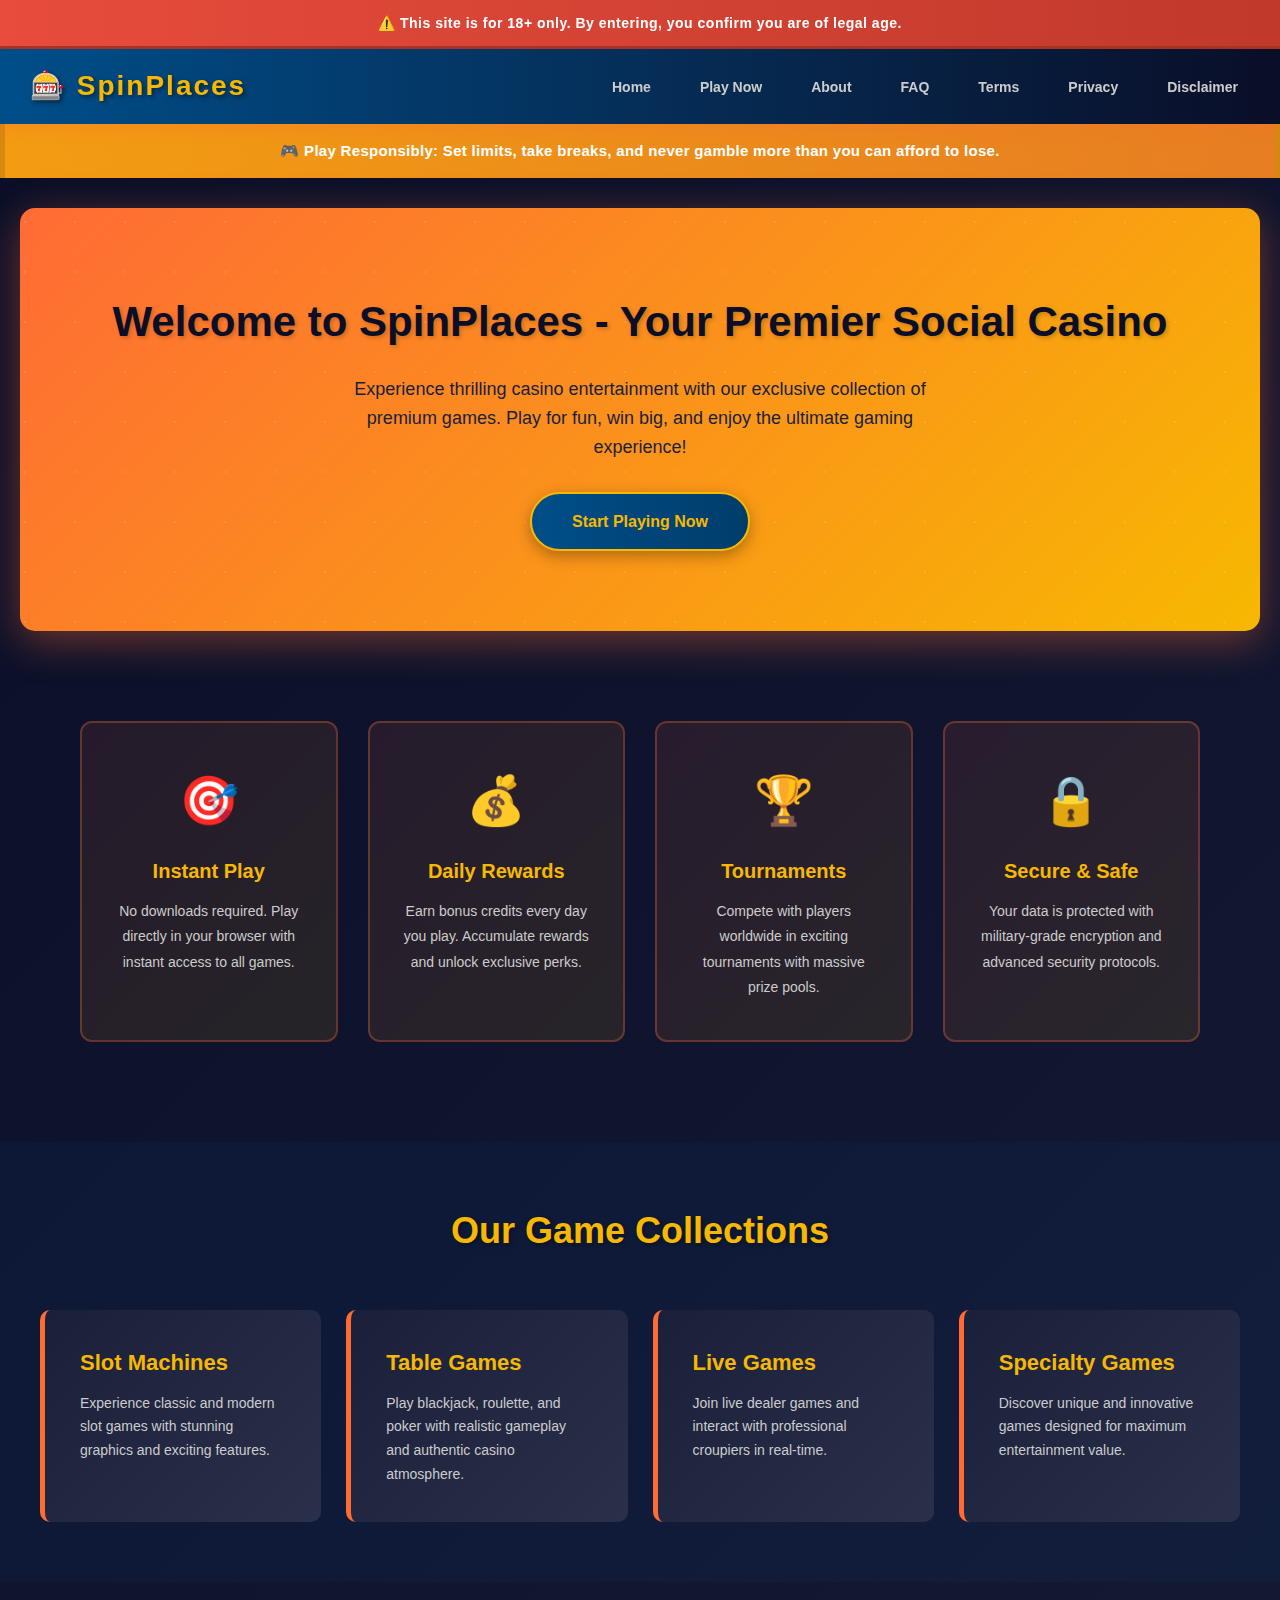
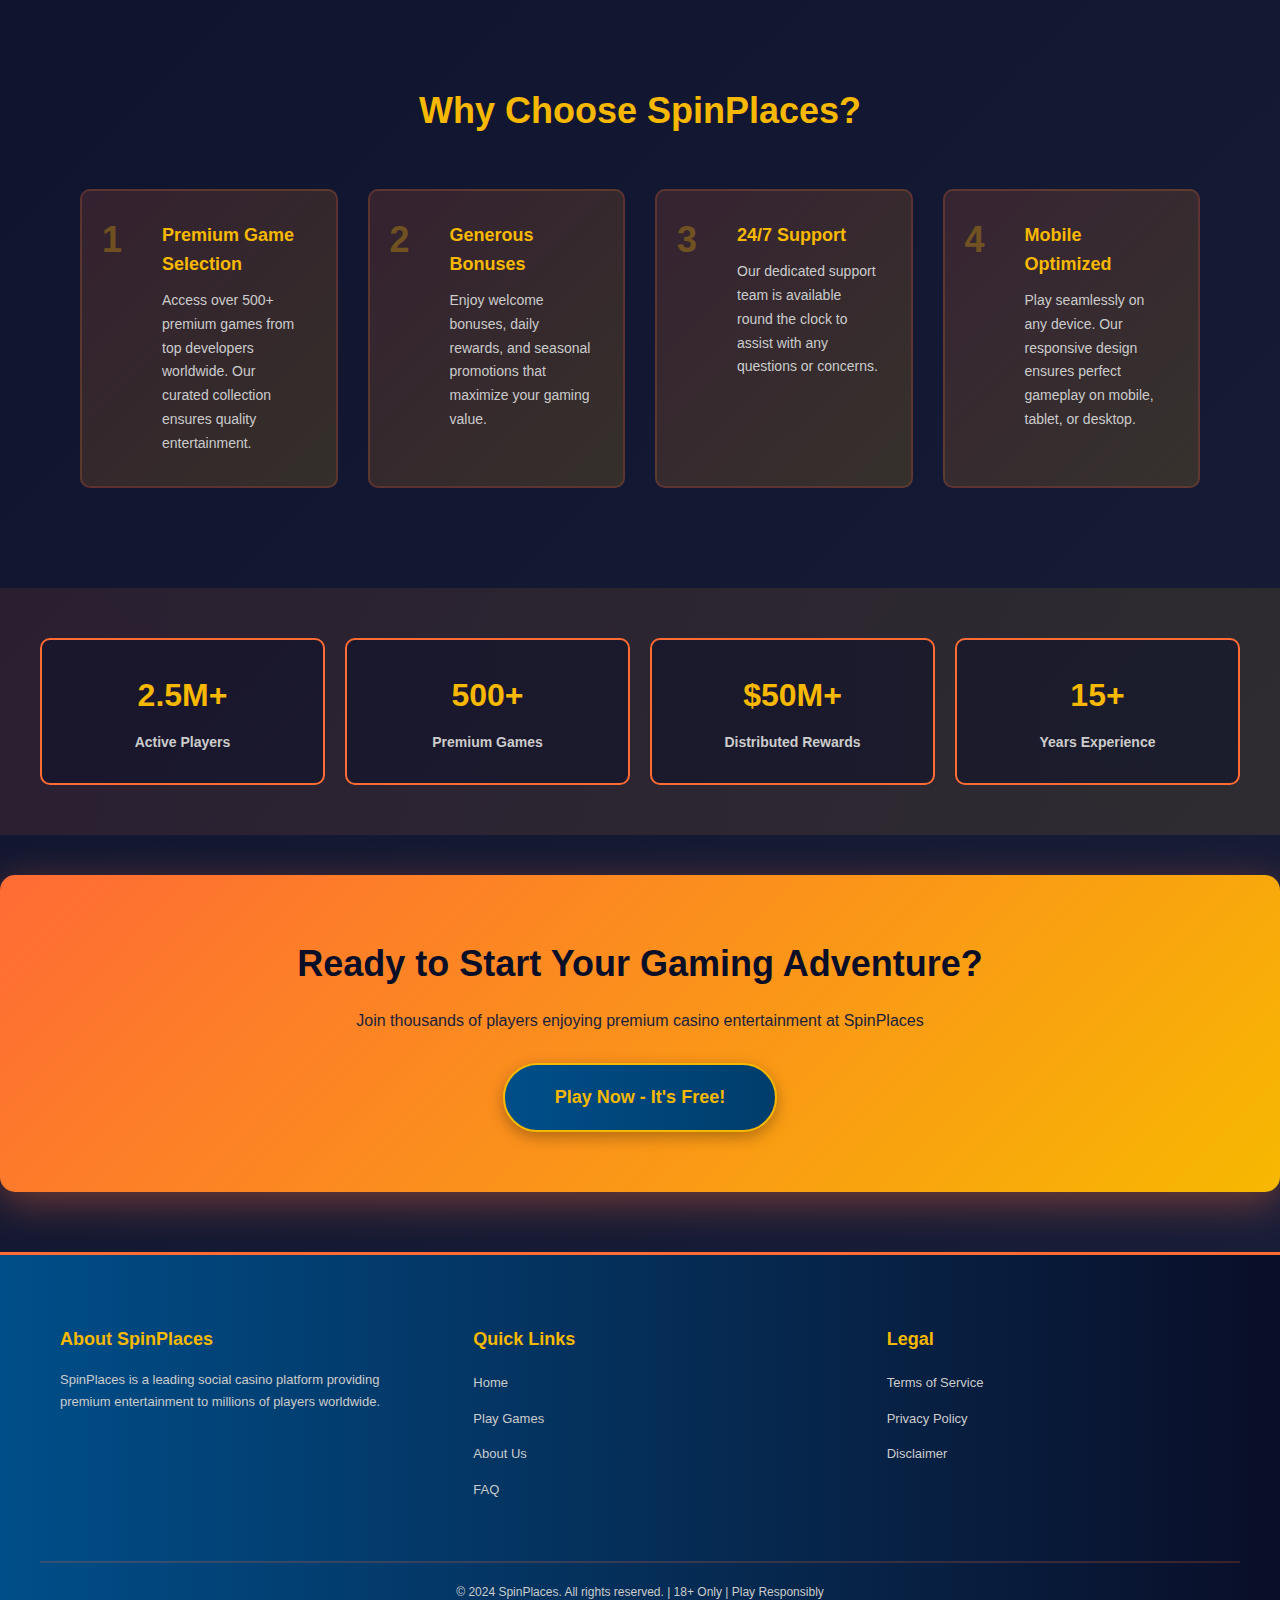
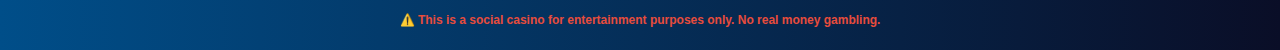
<file: index.html>
<!DOCTYPE html>
<html lang="en">
<head>
    <meta charset="UTF-8">
    <meta name="viewport" content="width=device-width, initial-scale=1.0">
    <title>SpinPlaces - Premium Social Casino Entertainment</title>
    <link rel="stylesheet" href="styles/kzxmvn_theme.css">
</head>
<body>
    <!-- Header with Age Consent -->
    <header class="qwerty_header_container">
        <div class="zxcvbn_age_banner">
            <span class="mnbvcx_age_text">⚠️ This site is for 18+ only. By entering, you confirm you are of legal age.</span>
        </div>
        <nav class="asdfgh_navbar_wrapper">
            <div class="jklpoi_logo_section">
                <h1 class="uiop_brand_title">🎰 SpinPlaces</h1>
            </div>
            <ul class="qazwsx_nav_list">
                <li><a href="index.html" class="edcrfv_nav_link">Home</a></li>
                <li><a href="play7k2m.html" class="edcrfv_nav_link">Play Now</a></li>
                <li><a href="about3jn.html" class="edcrfv_nav_link">About</a></li>
                <li><a href="faq5kl.html" class="edcrfv_nav_link">FAQ</a></li>
                <li><a href="terms9xq.html" class="edcrfv_nav_link">Terms</a></li>
                <li><a href="privacy4rf.html" class="edcrfv_nav_link">Privacy</a></li>
                <li><a href="disclaimer8vp.html" class="edcrfv_nav_link">Disclaimer</a></li>
            </ul>
        </nav>
    </header>

    <!-- Responsible Gaming Notice -->
    <div class="tgyhuj_responsible_notice">
        <p class="ikmnbv_notice_text">🎮 Play Responsibly: Set limits, take breaks, and never gamble more than you can afford to lose.</p>
    </div>

    <!-- Hero Section -->
    <section class="wertyu_hero_section">
        <div class="sdfghjk_hero_content">
            <h2 class="dfghjkl_hero_title">Welcome to SpinPlaces - Your Premier Social Casino</h2>
            <p class="fghjklm_hero_subtitle">Experience thrilling casino entertainment with our exclusive collection of premium games. Play for fun, win big, and enjoy the ultimate gaming experience!</p>
            <a href="play7k2m.html" class="ghjklmn_cta_button">Start Playing Now</a>
        </div>
    </section>

    <!-- Features Section -->
    <section class="hjklmnb_features_wrapper">
        <div class="jklmnbv_feature_card">
            <div class="klmnbvc_feature_icon">🎯</div>
            <h3 class="lmnbvcx_feature_title">Instant Play</h3>
            <p class="mnbvcxz_feature_text">No downloads required. Play directly in your browser with instant access to all games.</p>
        </div>
        <div class="jklmnbv_feature_card">
            <div class="klmnbvc_feature_icon">💰</div>
            <h3 class="lmnbvcx_feature_title">Daily Rewards</h3>
            <p class="mnbvcxz_feature_text">Earn bonus credits every day you play. Accumulate rewards and unlock exclusive perks.</p>
        </div>
        <div class="jklmnbv_feature_card">
            <div class="klmnbvc_feature_icon">🏆</div>
            <h3 class="lmnbvcx_feature_title">Tournaments</h3>
            <p class="mnbvcxz_feature_text">Compete with players worldwide in exciting tournaments with massive prize pools.</p>
        </div>
        <div class="jklmnbv_feature_card">
            <div class="klmnbvc_feature_icon">🔒</div>
            <h3 class="lmnbvcx_feature_title">Secure & Safe</h3>
            <p class="mnbvcxz_feature_text">Your data is protected with military-grade encryption and advanced security protocols.</p>
        </div>
    </section>

    <!-- Game Categories Section -->
    <section class="nbvcxzq_categories_section">
        <h2 class="bvcxzqw_categories_title">Our Game Collections</h2>
        <div class="vcxzqwe_category_grid">
            <div class="cxzqwer_category_item">
                <h3 class="xzqwert_category_name">Slot Machines</h3>
                <p class="zqwerty_category_desc">Experience classic and modern slot games with stunning graphics and exciting features.</p>
            </div>
            <div class="cxzqwer_category_item">
                <h3 class="xzqwert_category_name">Table Games</h3>
                <p class="zqwerty_category_desc">Play blackjack, roulette, and poker with realistic gameplay and authentic casino atmosphere.</p>
            </div>
            <div class="cxzqwer_category_item">
                <h3 class="xzqwert_category_name">Live Games</h3>
                <p class="zqwerty_category_desc">Join live dealer games and interact with professional croupiers in real-time.</p>
            </div>
            <div class="cxzqwer_category_item">
                <h3 class="xzqwert_category_name">Specialty Games</h3>
                <p class="zqwerty_category_desc">Discover unique and innovative games designed for maximum entertainment value.</p>
            </div>
        </div>
    </section>

    <!-- Why Choose Us Section -->
    <section class="qwertyui_why_choose_section">
        <h2 class="wertyuio_why_title">Why Choose SpinPlaces?</h2>
        <div class="ertyuiop_why_content">
            <div class="rtyuiop_why_item">
                <span class="tyuiop_why_number">1</span>
                <h4 class="yuiop_why_heading">Premium Game Selection</h4>
                <p class="uiop_why_description">Access over 500+ premium games from top developers worldwide. Our curated collection ensures quality entertainment.</p>
            </div>
            <div class="rtyuiop_why_item">
                <span class="tyuiop_why_number">2</span>
                <h4 class="yuiop_why_heading">Generous Bonuses</h4>
                <p class="uiop_why_description">Enjoy welcome bonuses, daily rewards, and seasonal promotions that maximize your gaming value.</p>
            </div>
            <div class="rtyuiop_why_item">
                <span class="tyuiop_why_number">3</span>
                <h4 class="yuiop_why_heading">24/7 Support</h4>
                <p class="uiop_why_description">Our dedicated support team is available round the clock to assist with any questions or concerns.</p>
            </div>
            <div class="rtyuiop_why_item">
                <span class="tyuiop_why_number">4</span>
                <h4 class="yuiop_why_heading">Mobile Optimized</h4>
                <p class="uiop_why_description">Play seamlessly on any device. Our responsive design ensures perfect gameplay on mobile, tablet, or desktop.</p>
            </div>
        </div>
    </section>

    <!-- Statistics Section -->
    <section class="iop_stats_section">
        <div class="op_stat_box">
            <h3 class="p_stat_number">2.5M+</h3>
            <p class="stat_label">Active Players</p>
        </div>
        <div class="op_stat_box">
            <h3 class="p_stat_number">500+</h3>
            <p class="stat_label">Premium Games</p>
        </div>
        <div class="op_stat_box">
            <h3 class="p_stat_number">$50M+</h3>
            <p class="stat_label">Distributed Rewards</p>
        </div>
        <div class="op_stat_box">
            <h3 class="p_stat_number">15+</h3>
            <p class="stat_label">Years Experience</p>
        </div>
    </section>

    <!-- Hidden Filler Content for Uniqueness -->
    <div class="asdf_hidden_content_wrapper" style="display: none;">
        <div class="zxcv_filler_block">
            <p>Advanced gaming algorithms ensure fair play and random outcomes across all titles.</p>
        </div>
        <div class="qwer_filler_block">
            <p>Our platform utilizes cutting-edge technology for seamless performance and reliability.</p>
        </div>
        <div class="tyui_filler_block">
            <p>Certified by international gaming authorities for compliance and player protection.</p>
        </div>
    </div>

    <!-- CTA Section -->
    <section class="hjkl_cta_final_section">
        <h2 class="jkl_cta_heading">Ready to Start Your Gaming Adventure?</h2>
        <p class="kl_cta_subtext">Join thousands of players enjoying premium casino entertainment at SpinPlaces</p>
        <a href="play7k2m.html" class="l_cta_button_large">Play Now - It's Free!</a>
    </section>

    <!-- Footer -->
    <footer class="mnbv_footer_container">
        <div class="nbvc_footer_content">
            <div class="bvcx_footer_section">
                <h4 class="vcx_footer_title">About SpinPlaces</h4>
                <p class="cx_footer_text">SpinPlaces is a leading social casino platform providing premium entertainment to millions of players worldwide.</p>
            </div>
            <div class="bvcx_footer_section">
                <h4 class="vcx_footer_title">Quick Links</h4>
                <ul class="x_footer_links">
                    <li><a href="index.html">Home</a></li>
                    <li><a href="play7k2m.html">Play Games</a></li>
                    <li><a href="about3jn.html">About Us</a></li>
                    <li><a href="faq5kl.html">FAQ</a></li>
                </ul>
            </div>
            <div class="bvcx_footer_section">
                <h4 class="vcx_footer_title">Legal</h4>
                <ul class="x_footer_links">
                    <li><a href="terms9xq.html">Terms of Service</a></li>
                    <li><a href="privacy4rf.html">Privacy Policy</a></li>
                    <li><a href="disclaimer8vp.html">Disclaimer</a></li>
                </ul>
            </div>
        </div>
        <div class="cvxz_footer_bottom">
            <p class="vxz_footer_copyright">© 2024 SpinPlaces. All rights reserved. | 18+ Only | Play Responsibly</p>
            <p class="xz_footer_warning">⚠️ This is a social casino for entertainment purposes only. No real money gambling.</p>
        </div>
    </footer>

</body>
</html>
</file>
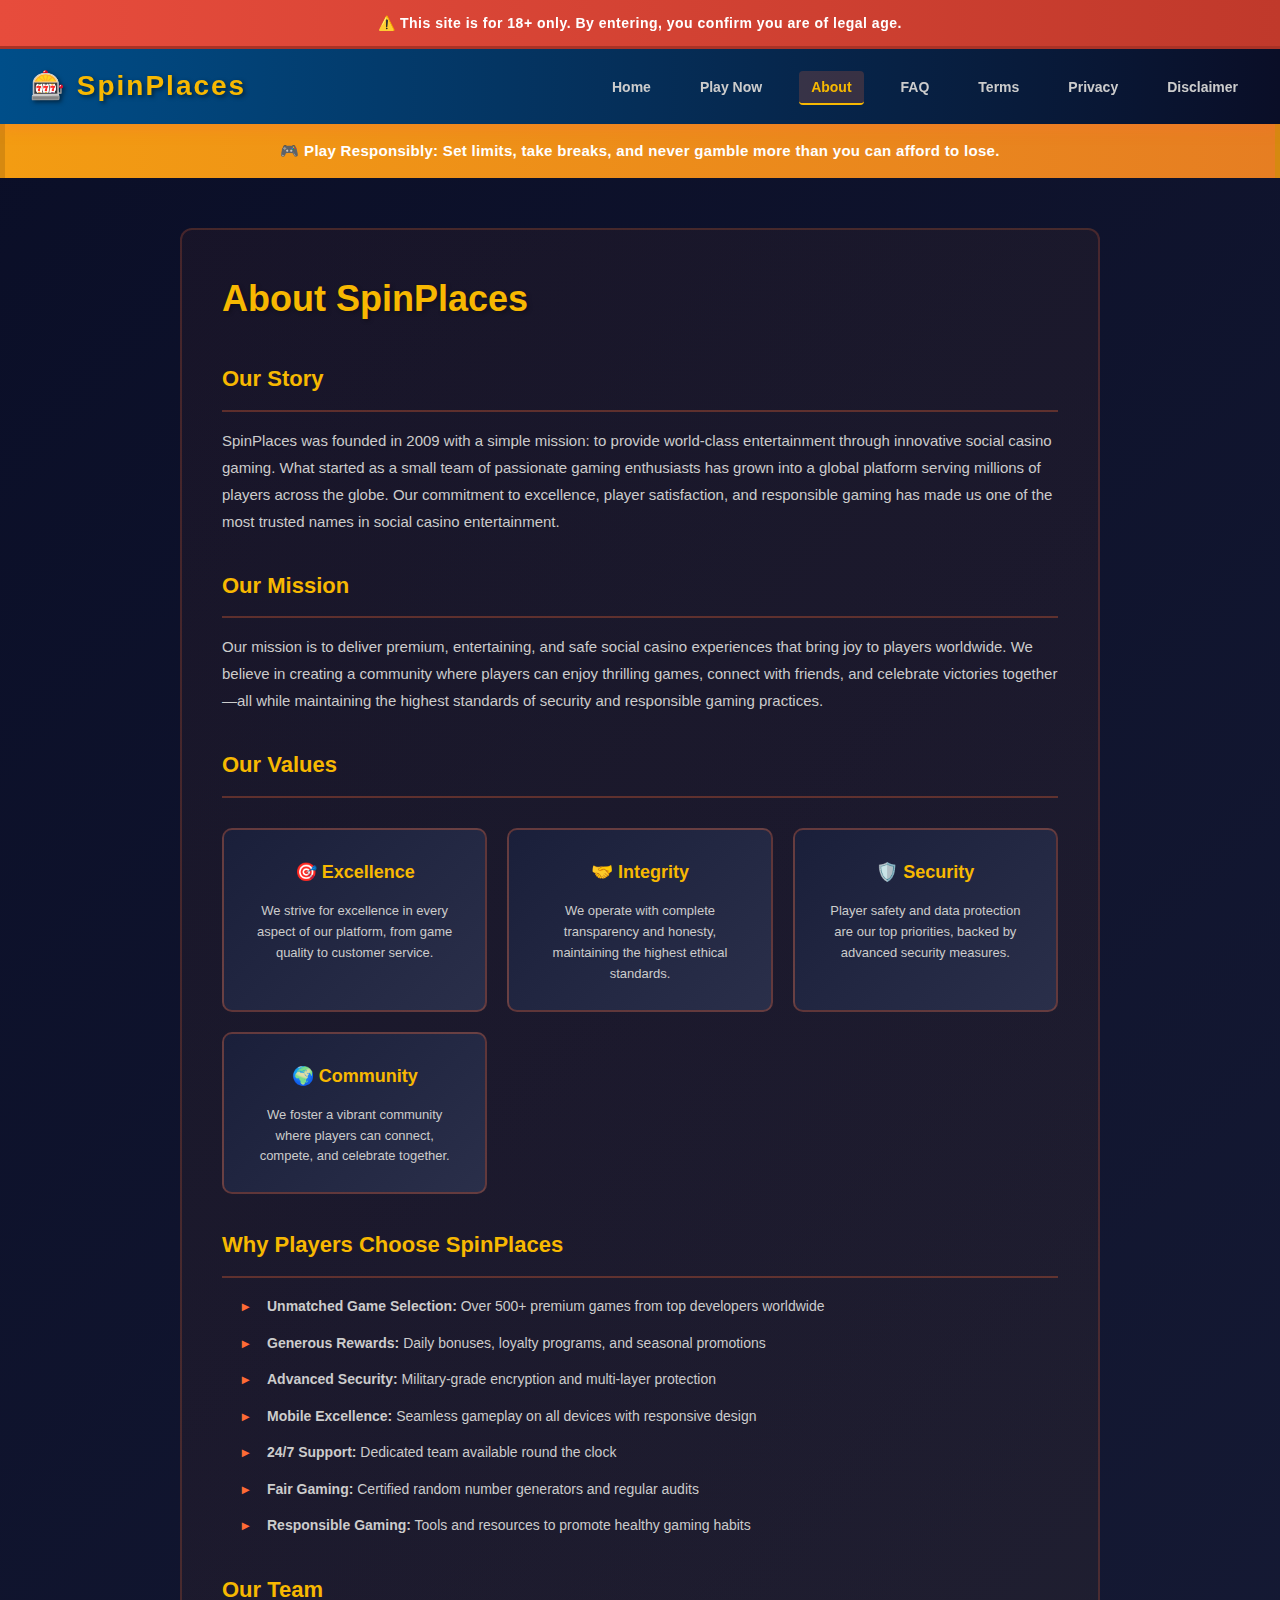
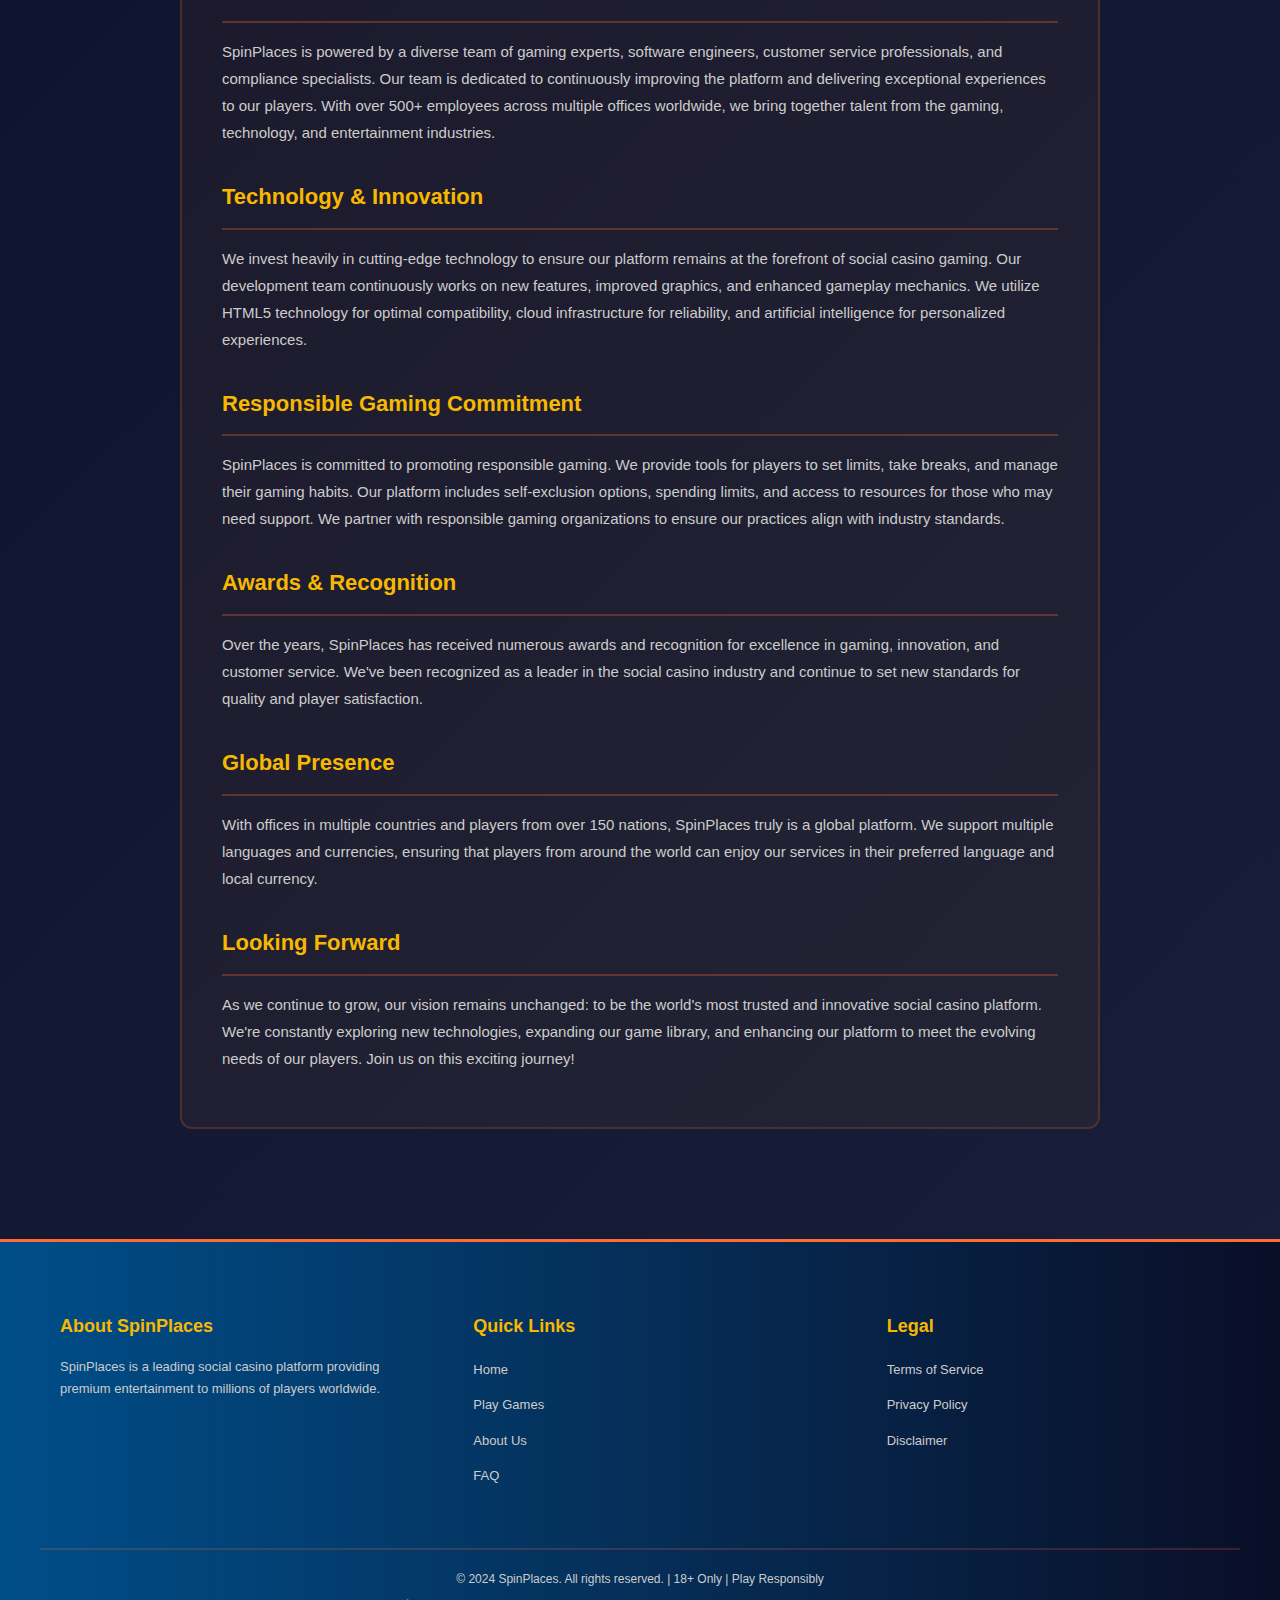
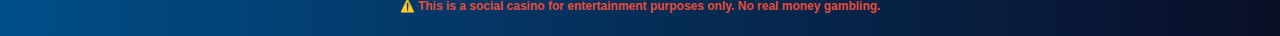
<file: about3jn.html>
<!DOCTYPE html>
<html lang="en">
<head>
    <meta charset="UTF-8">
    <meta name="viewport" content="width=device-width, initial-scale=1.0">
    <title>About Us - SpinPlaces Casino</title>
    <link rel="stylesheet" href="styles/kzxmvn_theme.css">
</head>
<body>
    <!-- Header -->
    <header class="qwerty_header_container">
        <div class="zxcvbn_age_banner">
            <span class="mnbvcx_age_text">⚠️ This site is for 18+ only. By entering, you confirm you are of legal age.</span>
        </div>
        <nav class="asdfgh_navbar_wrapper">
            <div class="jklpoi_logo_section">
                <h1 class="uiop_brand_title">🎰 SpinPlaces</h1>
            </div>
            <ul class="qazwsx_nav_list">
                <li><a href="index.html" class="edcrfv_nav_link">Home</a></li>
                <li><a href="play7k2m.html" class="edcrfv_nav_link">Play Now</a></li>
                <li><a href="about3jn.html" class="edcrfv_nav_link active">About</a></li>
                <li><a href="faq5kl.html" class="edcrfv_nav_link">FAQ</a></li>
                <li><a href="terms9xq.html" class="edcrfv_nav_link">Terms</a></li>
                <li><a href="privacy4rf.html" class="edcrfv_nav_link">Privacy</a></li>
                <li><a href="disclaimer8vp.html" class="edcrfv_nav_link">Disclaimer</a></li>
            </ul>
        </nav>
    </header>

    <!-- Responsible Gaming Notice -->
    <div class="tgyhuj_responsible_notice">
        <p class="ikmnbv_notice_text">🎮 Play Responsibly: Set limits, take breaks, and never gamble more than you can afford to lose.</p>
    </div>

    <!-- About Content -->
    <section class="qrst_about_main_section">
        <div class="rstu_about_container">
            <h1 class="stu_about_heading">About SpinPlaces</h1>

            <div class="uvw_about_content">
                <h2 class="vwx_section_heading">Our Story</h2>
                <p class="wxy_section_text">SpinPlaces was founded in 2009 with a simple mission: to provide world-class entertainment through innovative social casino gaming. What started as a small team of passionate gaming enthusiasts has grown into a global platform serving millions of players across the globe. Our commitment to excellence, player satisfaction, and responsible gaming has made us one of the most trusted names in social casino entertainment.</p>

                <h2 class="vwx_section_heading">Our Mission</h2>
                <p class="wxy_section_text">Our mission is to deliver premium, entertaining, and safe social casino experiences that bring joy to players worldwide. We believe in creating a community where players can enjoy thrilling games, connect with friends, and celebrate victories together—all while maintaining the highest standards of security and responsible gaming practices.</p>

                <h2 class="vwx_section_heading">Our Values</h2>
                <div class="xy_values_grid">
                    <div class="y_value_card">
                        <h3>🎯 Excellence</h3>
                        <p>We strive for excellence in every aspect of our platform, from game quality to customer service.</p>
                    </div>
                    <div class="y_value_card">
                        <h3>🤝 Integrity</h3>
                        <p>We operate with complete transparency and honesty, maintaining the highest ethical standards.</p>
                    </div>
                    <div class="y_value_card">
                        <h3>🛡️ Security</h3>
                        <p>Player safety and data protection are our top priorities, backed by advanced security measures.</p>
                    </div>
                    <div class="y_value_card">
                        <h3>🌍 Community</h3>
                        <p>We foster a vibrant community where players can connect, compete, and celebrate together.</p>
                    </div>
                </div>

                <h2 class="vwx_section_heading">Why Players Choose SpinPlaces</h2>
                <ul class="xy_about_list">
                    <li><strong>Unmatched Game Selection:</strong> Over 500+ premium games from top developers worldwide</li>
                    <li><strong>Generous Rewards:</strong> Daily bonuses, loyalty programs, and seasonal promotions</li>
                    <li><strong>Advanced Security:</strong> Military-grade encryption and multi-layer protection</li>
                    <li><strong>Mobile Excellence:</strong> Seamless gameplay on all devices with responsive design</li>
                    <li><strong>24/7 Support:</strong> Dedicated team available round the clock</li>
                    <li><strong>Fair Gaming:</strong> Certified random number generators and regular audits</li>
                    <li><strong>Responsible Gaming:</strong> Tools and resources to promote healthy gaming habits</li>
                </ul>

                <h2 class="vwx_section_heading">Our Team</h2>
                <p class="wxy_section_text">SpinPlaces is powered by a diverse team of gaming experts, software engineers, customer service professionals, and compliance specialists. Our team is dedicated to continuously improving the platform and delivering exceptional experiences to our players. With over 500+ employees across multiple offices worldwide, we bring together talent from the gaming, technology, and entertainment industries.</p>

                <h2 class="vwx_section_heading">Technology & Innovation</h2>
                <p class="wxy_section_text">We invest heavily in cutting-edge technology to ensure our platform remains at the forefront of social casino gaming. Our development team continuously works on new features, improved graphics, and enhanced gameplay mechanics. We utilize HTML5 technology for optimal compatibility, cloud infrastructure for reliability, and artificial intelligence for personalized experiences.</p>

                <h2 class="vwx_section_heading">Responsible Gaming Commitment</h2>
                <p class="wxy_section_text">SpinPlaces is committed to promoting responsible gaming. We provide tools for players to set limits, take breaks, and manage their gaming habits. Our platform includes self-exclusion options, spending limits, and access to resources for those who may need support. We partner with responsible gaming organizations to ensure our practices align with industry standards.</p>

                <h2 class="vwx_section_heading">Awards & Recognition</h2>
                <p class="wxy_section_text">Over the years, SpinPlaces has received numerous awards and recognition for excellence in gaming, innovation, and customer service. We've been recognized as a leader in the social casino industry and continue to set new standards for quality and player satisfaction.</p>

                <h2 class="vwx_section_heading">Global Presence</h2>
                <p class="wxy_section_text">With offices in multiple countries and players from over 150 nations, SpinPlaces truly is a global platform. We support multiple languages and currencies, ensuring that players from around the world can enjoy our services in their preferred language and local currency.</p>

                <h2 class="vwx_section_heading">Looking Forward</h2>
                <p class="wxy_section_text">As we continue to grow, our vision remains unchanged: to be the world's most trusted and innovative social casino platform. We're constantly exploring new technologies, expanding our game library, and enhancing our platform to meet the evolving needs of our players. Join us on this exciting journey!</p>
            </div>

            <!-- Hidden Filler Content -->
            <div class="xyz_hidden_about_content" style="display: none;">
                <div class="zabc_filler_about">
                    <p>SpinPlaces maintains partnerships with leading game developers and technology providers.</p>
                </div>
                <div class="abcd_filler_about">
                    <p>Our platform processes millions of transactions daily with 99.99% uptime reliability.</p>
                </div>
            </div>
        </div>
    </section>

    <!-- Footer -->
    <footer class="mnbv_footer_container">
        <div class="nbvc_footer_content">
            <div class="bvcx_footer_section">
                <h4 class="vcx_footer_title">About SpinPlaces</h4>
                <p class="cx_footer_text">SpinPlaces is a leading social casino platform providing premium entertainment to millions of players worldwide.</p>
            </div>
            <div class="bvcx_footer_section">
                <h4 class="vcx_footer_title">Quick Links</h4>
                <ul class="x_footer_links">
                    <li><a href="index.html">Home</a></li>
                    <li><a href="play7k2m.html">Play Games</a></li>
                    <li><a href="about3jn.html">About Us</a></li>
                    <li><a href="faq5kl.html">FAQ</a></li>
                </ul>
            </div>
            <div class="bvcx_footer_section">
                <h4 class="vcx_footer_title">Legal</h4>
                <ul class="x_footer_links">
                    <li><a href="terms9xq.html">Terms of Service</a></li>
                    <li><a href="privacy4rf.html">Privacy Policy</a></li>
                    <li><a href="disclaimer8vp.html">Disclaimer</a></li>
                </ul>
            </div>
        </div>
        <div class="cvxz_footer_bottom">
            <p class="vxz_footer_copyright">© 2024 SpinPlaces. All rights reserved. | 18+ Only | Play Responsibly</p>
            <p class="xz_footer_warning">⚠️ This is a social casino for entertainment purposes only. No real money gambling.</p>
        </div>
    </footer>

</body>
</html>
</file>
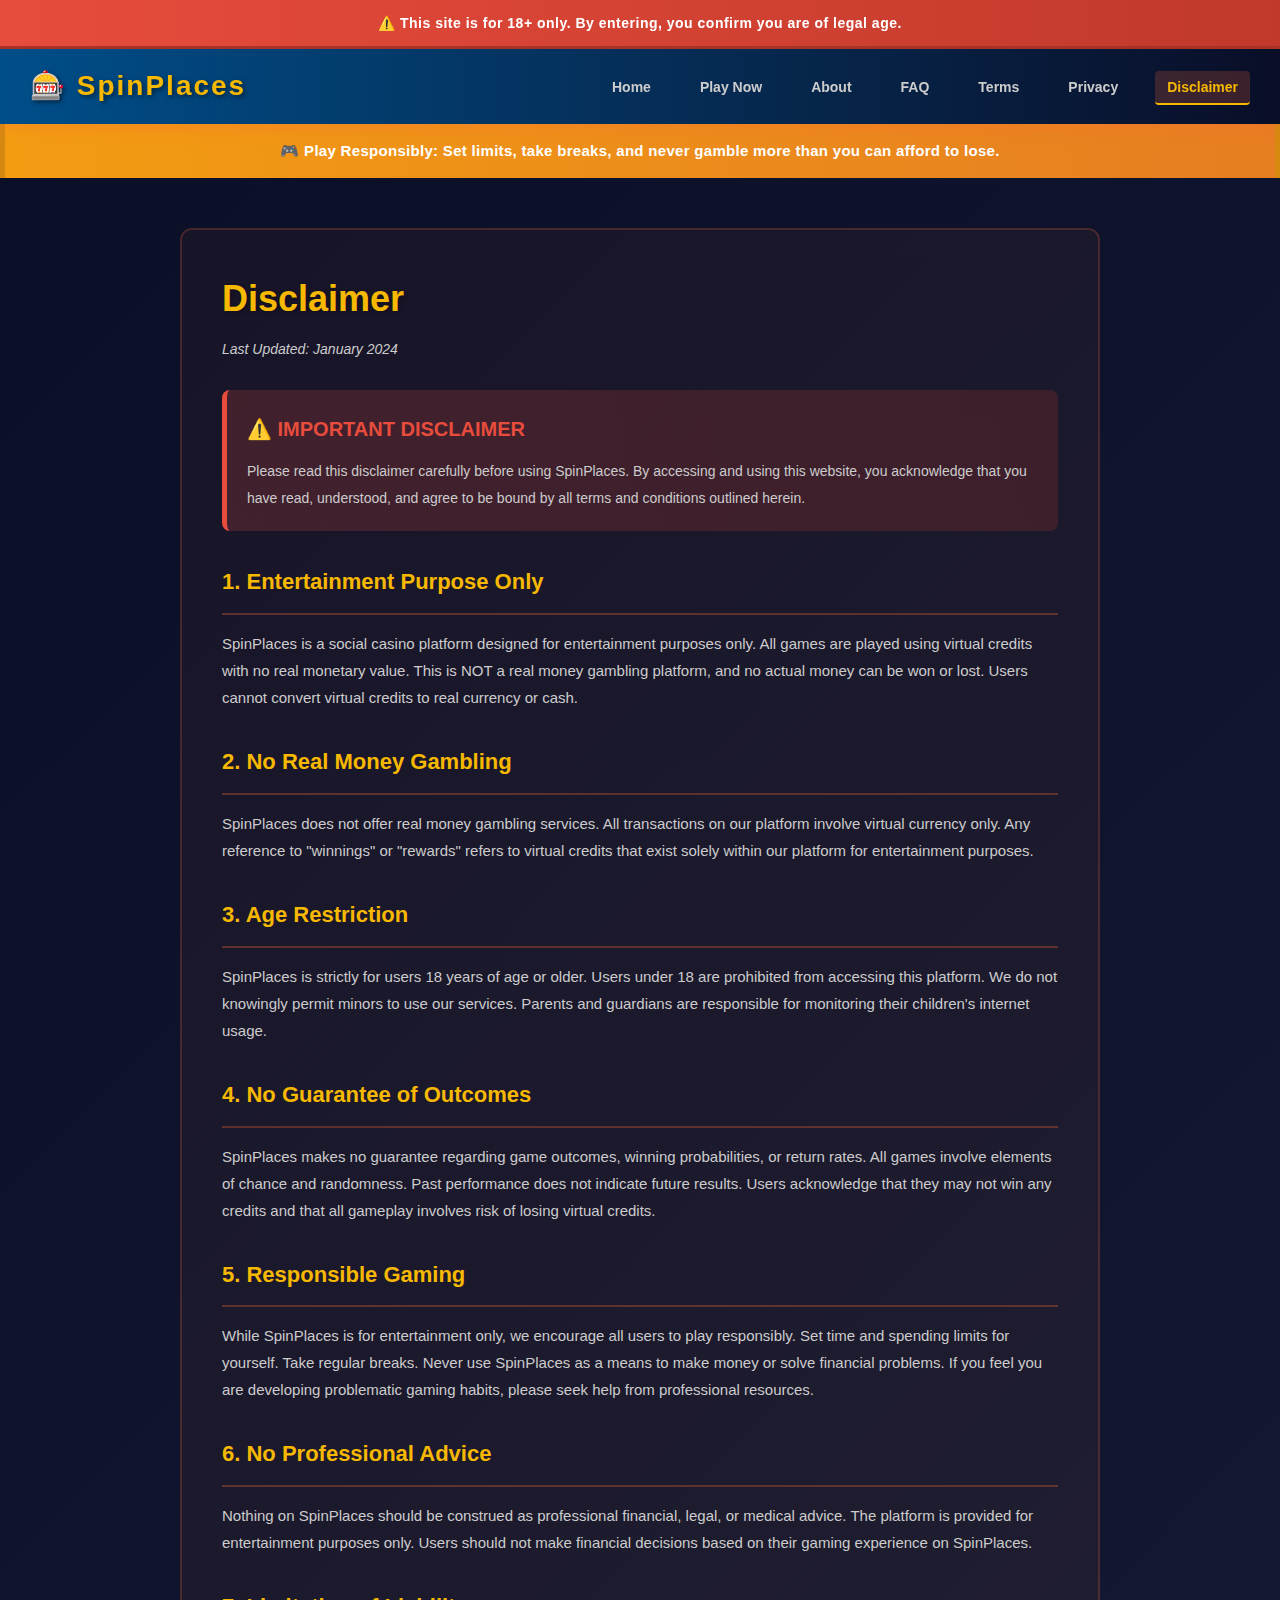
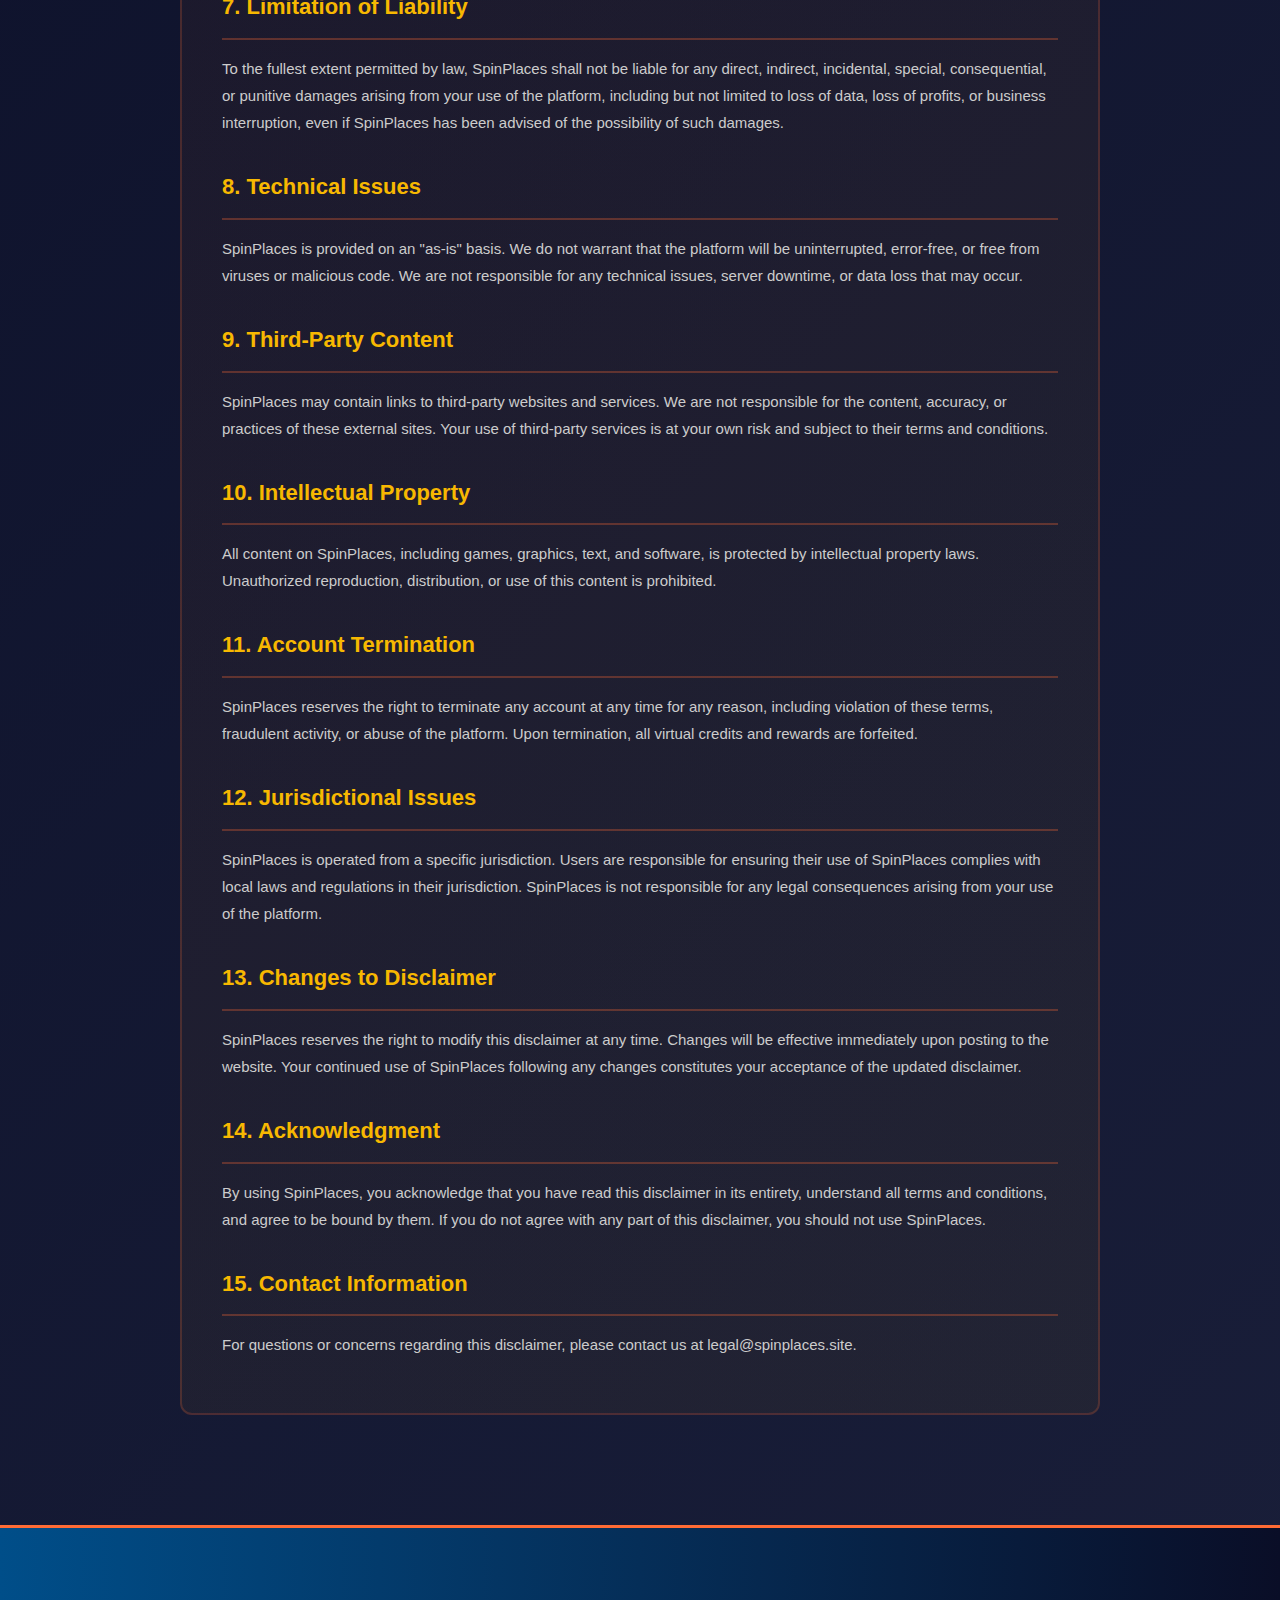
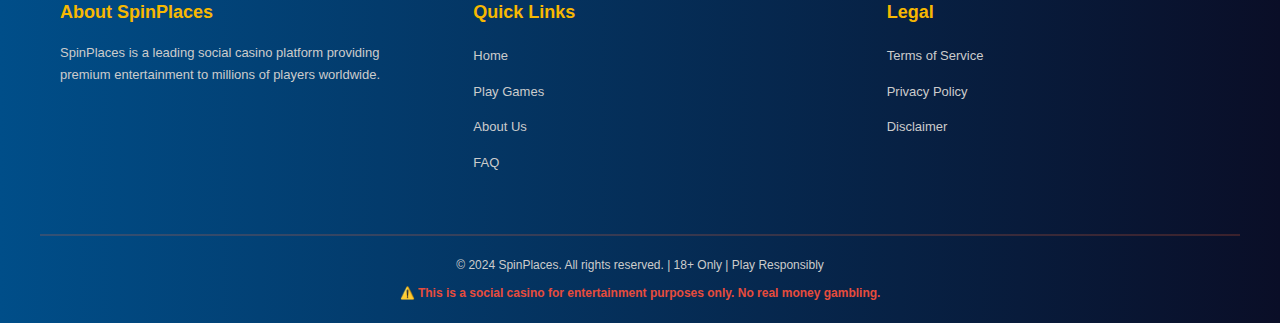
<file: disclaimer8vp.html>
<!DOCTYPE html>
<html lang="en">
<head>
    <meta charset="UTF-8">
    <meta name="viewport" content="width=device-width, initial-scale=1.0">
    <title>Disclaimer - SpinPlaces Casino</title>
    <link rel="stylesheet" href="styles/kzxmvn_theme.css">
</head>
<body>
    <!-- Header -->
    <header class="qwerty_header_container">
        <div class="zxcvbn_age_banner">
            <span class="mnbvcx_age_text">⚠️ This site is for 18+ only. By entering, you confirm you are of legal age.</span>
        </div>
        <nav class="asdfgh_navbar_wrapper">
            <div class="jklpoi_logo_section">
                <h1 class="uiop_brand_title">🎰 SpinPlaces</h1>
            </div>
            <ul class="qazwsx_nav_list">
                <li><a href="index.html" class="edcrfv_nav_link">Home</a></li>
                <li><a href="play7k2m.html" class="edcrfv_nav_link">Play Now</a></li>
                <li><a href="about3jn.html" class="edcrfv_nav_link">About</a></li>
                <li><a href="faq5kl.html" class="edcrfv_nav_link">FAQ</a></li>
                <li><a href="terms9xq.html" class="edcrfv_nav_link">Terms</a></li>
                <li><a href="privacy4rf.html" class="edcrfv_nav_link">Privacy</a></li>
                <li><a href="disclaimer8vp.html" class="edcrfv_nav_link active">Disclaimer</a></li>
            </ul>
        </nav>
    </header>

    <!-- Responsible Gaming Notice -->
    <div class="tgyhuj_responsible_notice">
        <p class="ikmnbv_notice_text">🎮 Play Responsibly: Set limits, take breaks, and never gamble more than you can afford to lose.</p>
    </div>

    <!-- Disclaimer Content -->
    <section class="qrst_disclaimer_main_section">
        <div class="rstu_disclaimer_container">
            <h1 class="stu_disclaimer_heading">Disclaimer</h1>
            <p class="tuv_disclaimer_updated">Last Updated: January 2024</p>

            <div class="uvw_disclaimer_content">
                <div class="vwx_disclaimer_warning">
                    <h2>⚠️ IMPORTANT DISCLAIMER</h2>
                    <p>Please read this disclaimer carefully before using SpinPlaces. By accessing and using this website, you acknowledge that you have read, understood, and agree to be bound by all terms and conditions outlined herein.</p>
                </div>

                <h2 class="vwx_section_heading">1. Entertainment Purpose Only</h2>
                <p class="wxy_section_text">SpinPlaces is a social casino platform designed for entertainment purposes only. All games are played using virtual credits with no real monetary value. This is NOT a real money gambling platform, and no actual money can be won or lost. Users cannot convert virtual credits to real currency or cash.</p>

                <h2 class="vwx_section_heading">2. No Real Money Gambling</h2>
                <p class="wxy_section_text">SpinPlaces does not offer real money gambling services. All transactions on our platform involve virtual currency only. Any reference to "winnings" or "rewards" refers to virtual credits that exist solely within our platform for entertainment purposes.</p>

                <h2 class="vwx_section_heading">3. Age Restriction</h2>
                <p class="wxy_section_text">SpinPlaces is strictly for users 18 years of age or older. Users under 18 are prohibited from accessing this platform. We do not knowingly permit minors to use our services. Parents and guardians are responsible for monitoring their children's internet usage.</p>

                <h2 class="vwx_section_heading">4. No Guarantee of Outcomes</h2>
                <p class="wxy_section_text">SpinPlaces makes no guarantee regarding game outcomes, winning probabilities, or return rates. All games involve elements of chance and randomness. Past performance does not indicate future results. Users acknowledge that they may not win any credits and that all gameplay involves risk of losing virtual credits.</p>

                <h2 class="vwx_section_heading">5. Responsible Gaming</h2>
                <p class="wxy_section_text">While SpinPlaces is for entertainment only, we encourage all users to play responsibly. Set time and spending limits for yourself. Take regular breaks. Never use SpinPlaces as a means to make money or solve financial problems. If you feel you are developing problematic gaming habits, please seek help from professional resources.</p>

                <h2 class="vwx_section_heading">6. No Professional Advice</h2>
                <p class="wxy_section_text">Nothing on SpinPlaces should be construed as professional financial, legal, or medical advice. The platform is provided for entertainment purposes only. Users should not make financial decisions based on their gaming experience on SpinPlaces.</p>

                <h2 class="vwx_section_heading">7. Limitation of Liability</h2>
                <p class="wxy_section_text">To the fullest extent permitted by law, SpinPlaces shall not be liable for any direct, indirect, incidental, special, consequential, or punitive damages arising from your use of the platform, including but not limited to loss of data, loss of profits, or business interruption, even if SpinPlaces has been advised of the possibility of such damages.</p>

                <h2 class="vwx_section_heading">8. Technical Issues</h2>
                <p class="wxy_section_text">SpinPlaces is provided on an "as-is" basis. We do not warrant that the platform will be uninterrupted, error-free, or free from viruses or malicious code. We are not responsible for any technical issues, server downtime, or data loss that may occur.</p>

                <h2 class="vwx_section_heading">9. Third-Party Content</h2>
                <p class="wxy_section_text">SpinPlaces may contain links to third-party websites and services. We are not responsible for the content, accuracy, or practices of these external sites. Your use of third-party services is at your own risk and subject to their terms and conditions.</p>

                <h2 class="vwx_section_heading">10. Intellectual Property</h2>
                <p class="wxy_section_text">All content on SpinPlaces, including games, graphics, text, and software, is protected by intellectual property laws. Unauthorized reproduction, distribution, or use of this content is prohibited.</p>

                <h2 class="vwx_section_heading">11. Account Termination</h2>
                <p class="wxy_section_text">SpinPlaces reserves the right to terminate any account at any time for any reason, including violation of these terms, fraudulent activity, or abuse of the platform. Upon termination, all virtual credits and rewards are forfeited.</p>

                <h2 class="vwx_section_heading">12. Jurisdictional Issues</h2>
                <p class="wxy_section_text">SpinPlaces is operated from a specific jurisdiction. Users are responsible for ensuring their use of SpinPlaces complies with local laws and regulations in their jurisdiction. SpinPlaces is not responsible for any legal consequences arising from your use of the platform.</p>

                <h2 class="vwx_section_heading">13. Changes to Disclaimer</h2>
                <p class="wxy_section_text">SpinPlaces reserves the right to modify this disclaimer at any time. Changes will be effective immediately upon posting to the website. Your continued use of SpinPlaces following any changes constitutes your acceptance of the updated disclaimer.</p>

                <h2 class="vwx_section_heading">14. Acknowledgment</h2>
                <p class="wxy_section_text">By using SpinPlaces, you acknowledge that you have read this disclaimer in its entirety, understand all terms and conditions, and agree to be bound by them. If you do not agree with any part of this disclaimer, you should not use SpinPlaces.</p>

                <h2 class="vwx_section_heading">15. Contact Information</h2>
                <p class="wxy_section_text">For questions or concerns regarding this disclaimer, please contact us at legal@spinplaces.site.</p>
            </div>

            <!-- Hidden Filler Content -->
            <div class="xyz_hidden_disclaimer_content" style="display: none;">
                <div class="zabc_filler_disclaimer">
                    <p>All game algorithms are regularly tested by independent third-party auditors for fairness and randomness.</p>
                </div>
                <div class="abcd_filler_disclaimer">
                    <p>SpinPlaces maintains comprehensive compliance documentation for regulatory oversight.</p>
                </div>
            </div>
        </div>
    </section>

    <!-- Footer -->
    <footer class="mnbv_footer_container">
        <div class="nbvc_footer_content">
            <div class="bvcx_footer_section">
                <h4 class="vcx_footer_title">About SpinPlaces</h4>
                <p class="cx_footer_text">SpinPlaces is a leading social casino platform providing premium entertainment to millions of players worldwide.</p>
            </div>
            <div class="bvcx_footer_section">
                <h4 class="vcx_footer_title">Quick Links</h4>
                <ul class="x_footer_links">
                    <li><a href="index.html">Home</a></li>
                    <li><a href="play7k2m.html">Play Games</a></li>
                    <li><a href="about3jn.html">About Us</a></li>
                    <li><a href="faq5kl.html">FAQ</a></li>
                </ul>
            </div>
            <div class="bvcx_footer_section">
                <h4 class="vcx_footer_title">Legal</h4>
                <ul class="x_footer_links">
                    <li><a href="terms9xq.html">Terms of Service</a></li>
                    <li><a href="privacy4rf.html">Privacy Policy</a></li>
                    <li><a href="disclaimer8vp.html">Disclaimer</a></li>
                </ul>
            </div>
        </div>
        <div class="cvxz_footer_bottom">
            <p class="vxz_footer_copyright">© 2024 SpinPlaces. All rights reserved. | 18+ Only | Play Responsibly</p>
            <p class="xz_footer_warning">⚠️ This is a social casino for entertainment purposes only. No real money gambling.</p>
        </div>
    </footer>

</body>
</html>
</file>
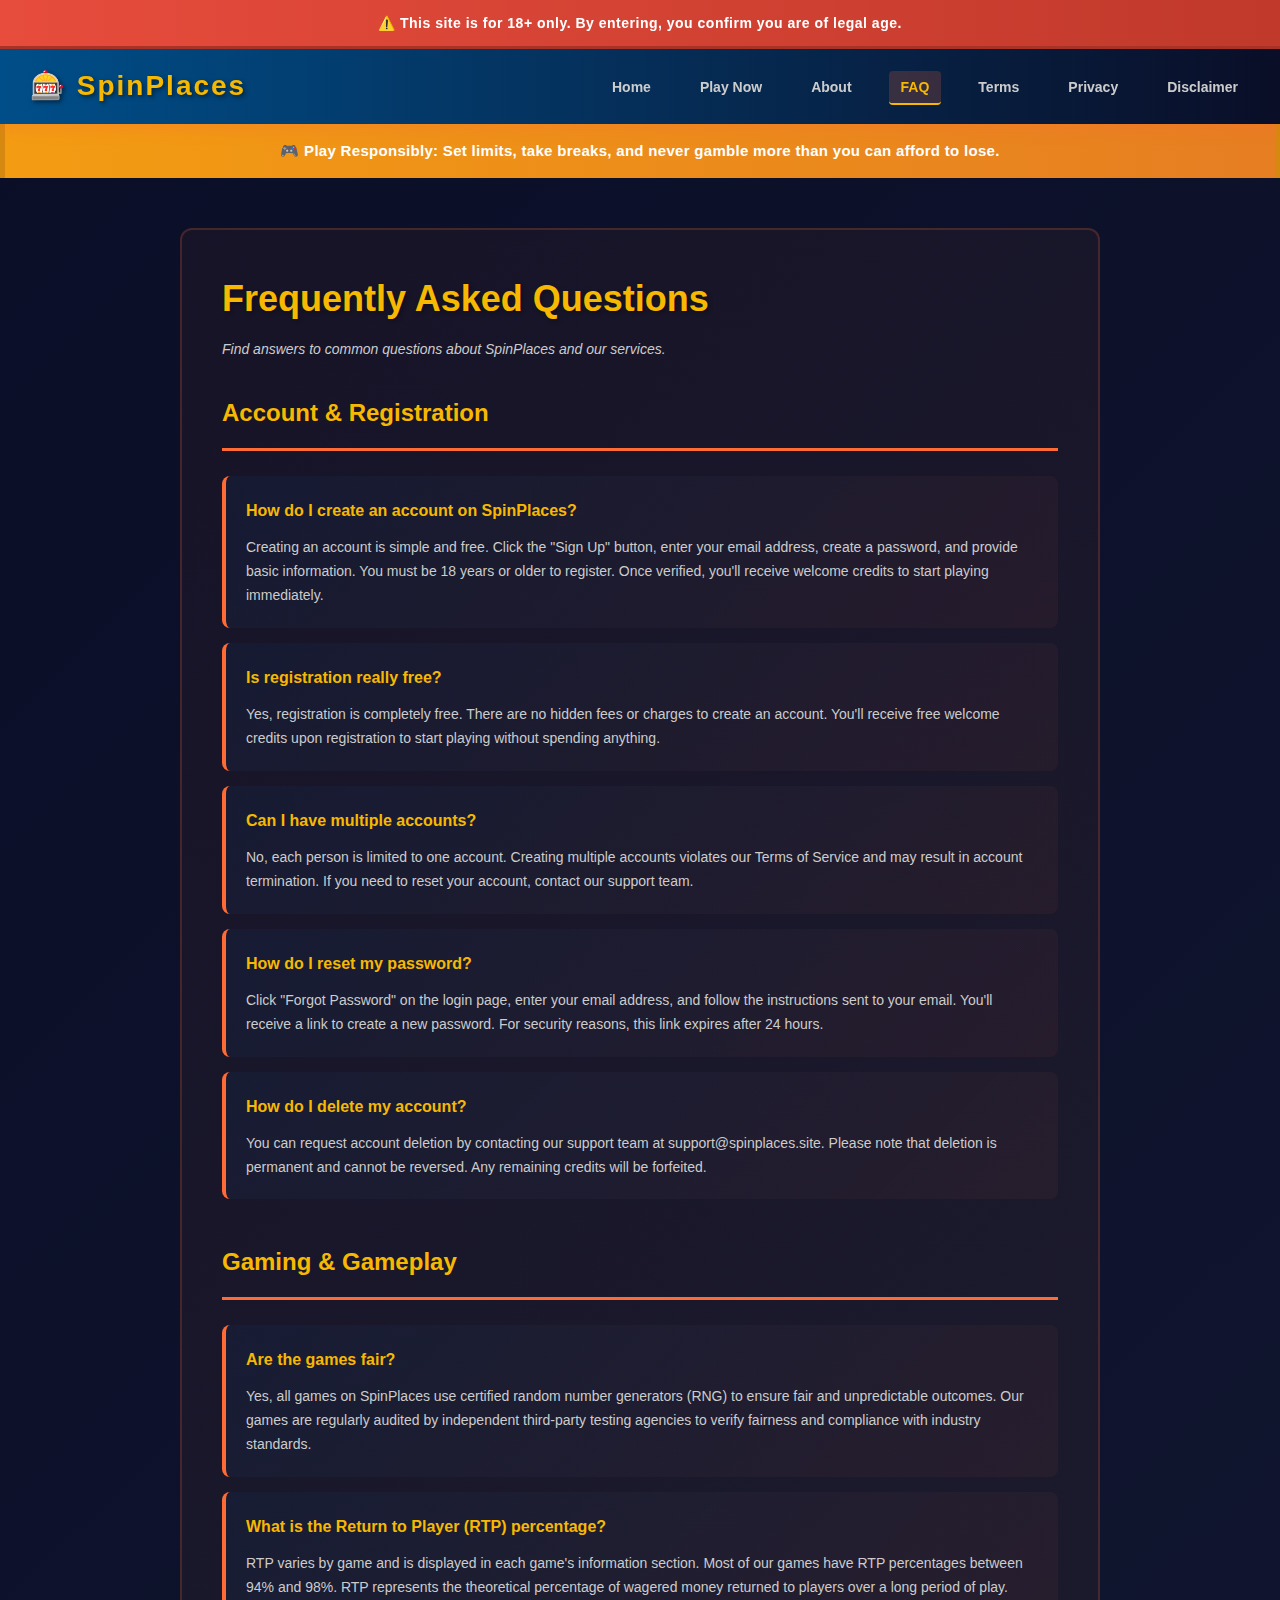
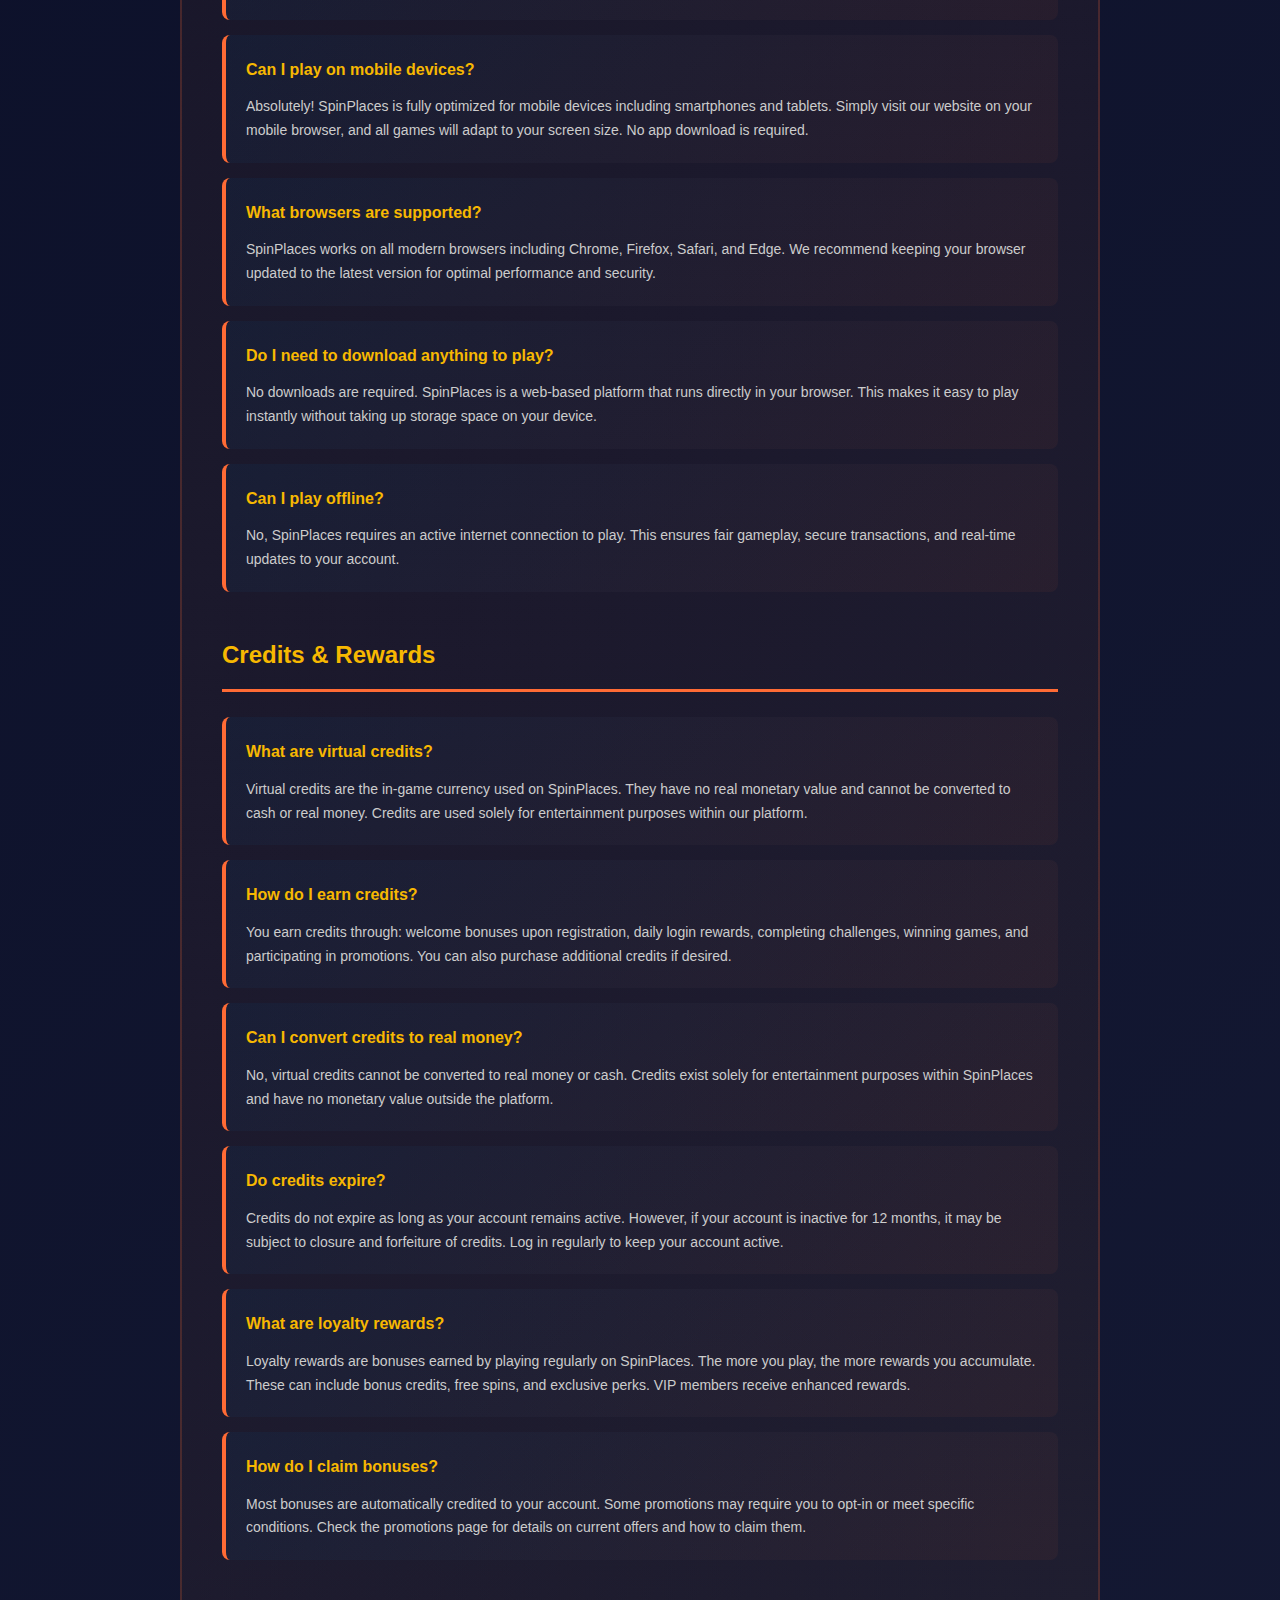
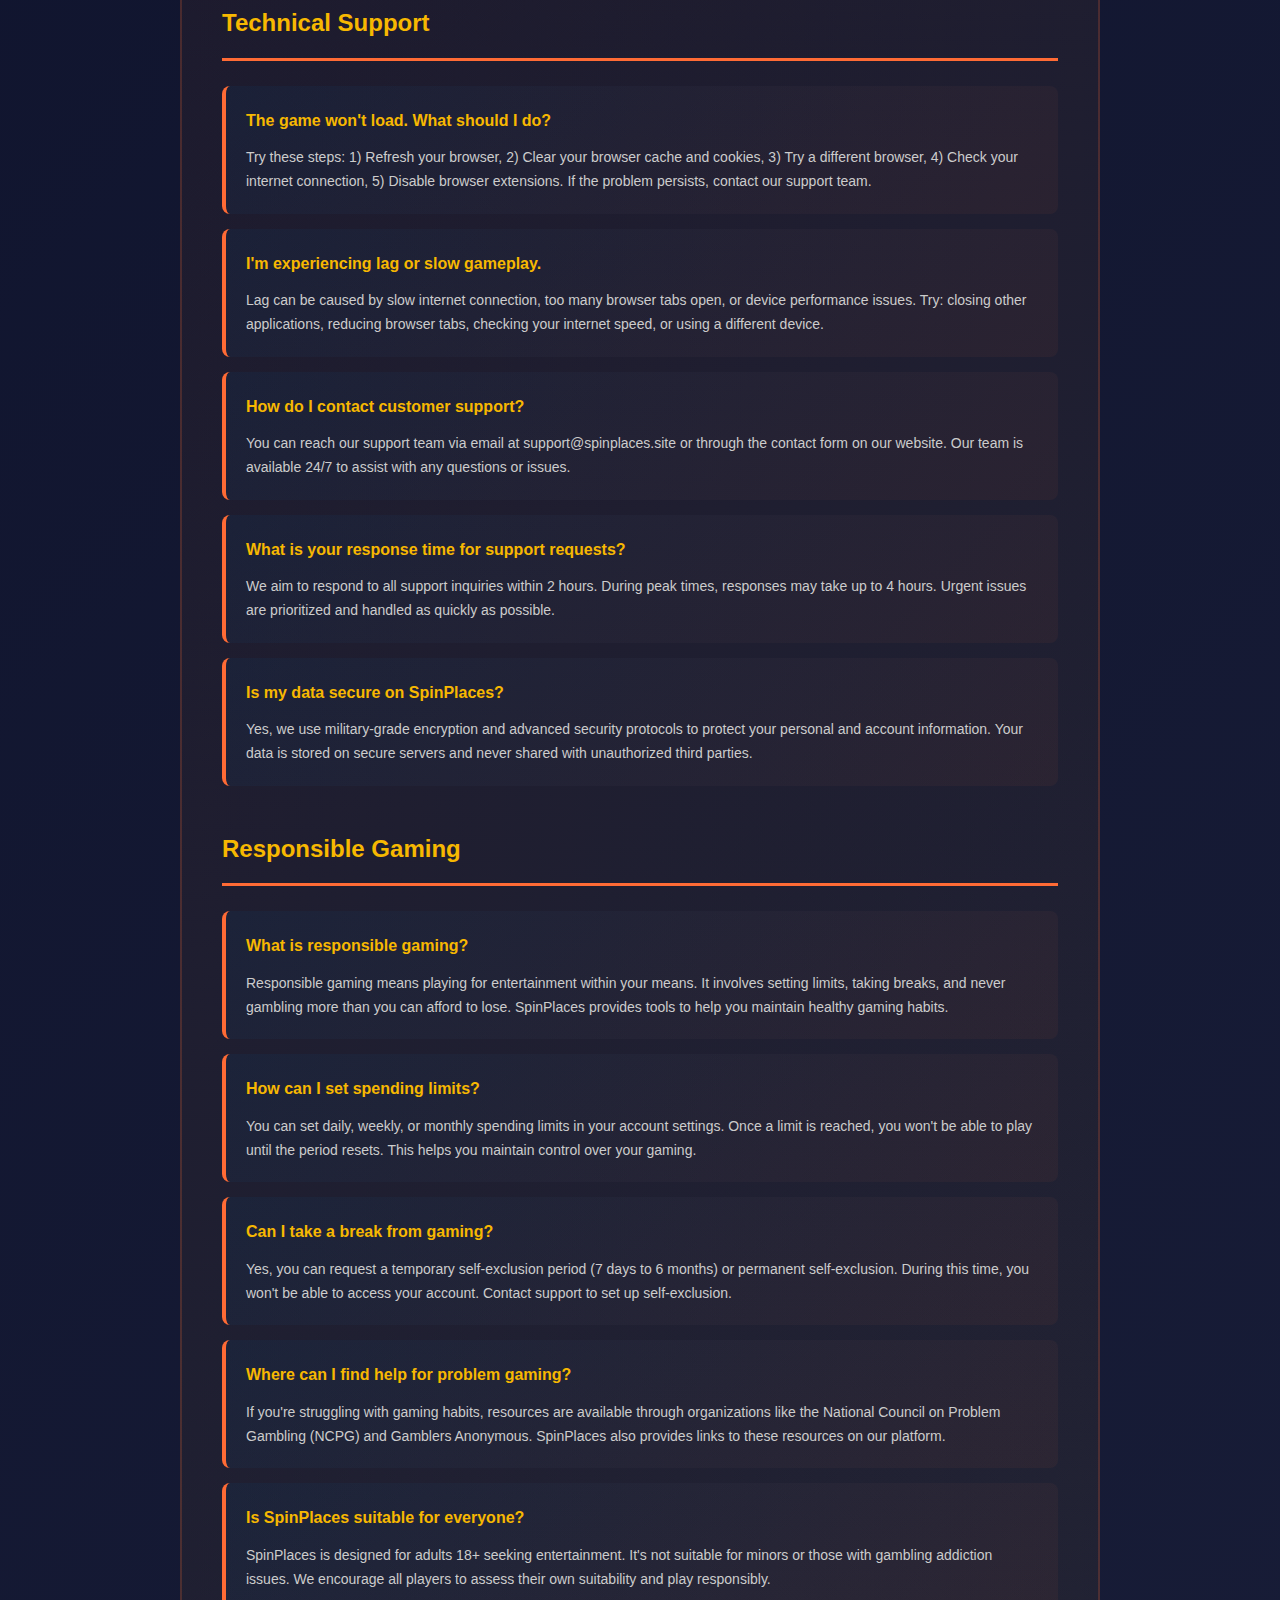
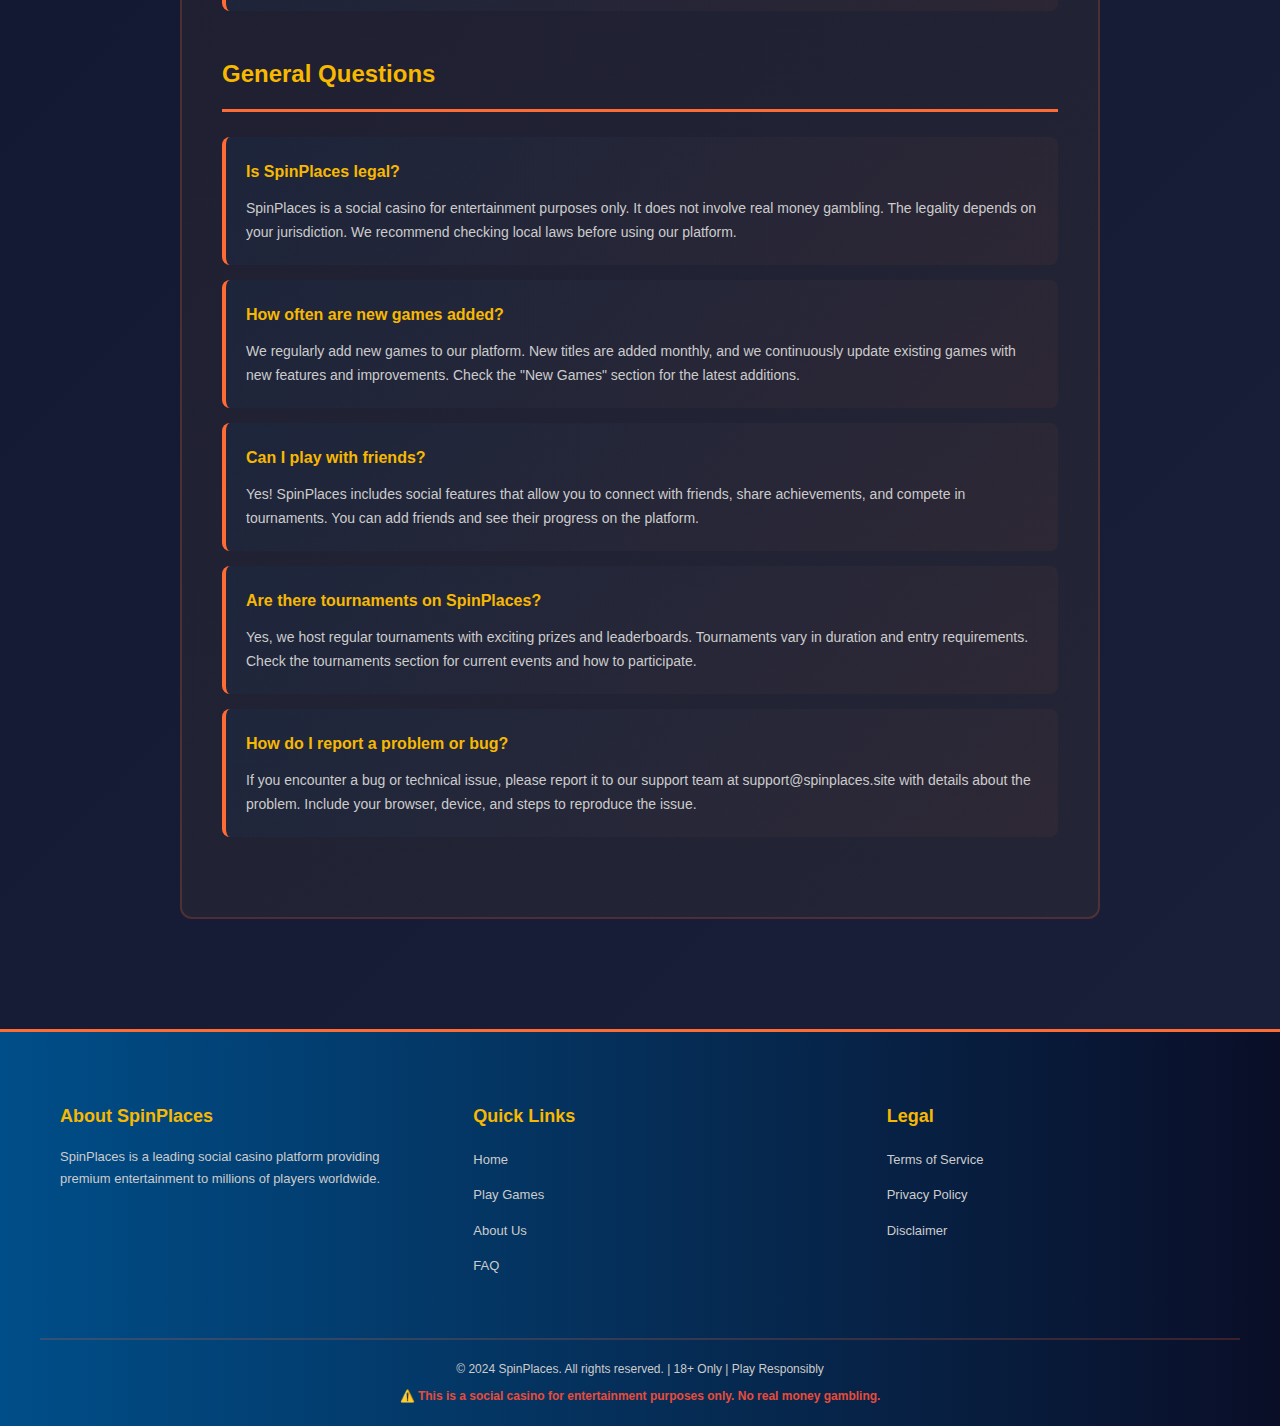
<file: faq5kl.html>
<!DOCTYPE html>
<html lang="en">
<head>
    <meta charset="UTF-8">
    <meta name="viewport" content="width=device-width, initial-scale=1.0">
    <title>FAQ - SpinPlaces Casino</title>
    <link rel="stylesheet" href="styles/kzxmvn_theme.css">
</head>
<body>
    <!-- Header -->
    <header class="qwerty_header_container">
        <div class="zxcvbn_age_banner">
            <span class="mnbvcx_age_text">⚠️ This site is for 18+ only. By entering, you confirm you are of legal age.</span>
        </div>
        <nav class="asdfgh_navbar_wrapper">
            <div class="jklpoi_logo_section">
                <h1 class="uiop_brand_title">🎰 SpinPlaces</h1>
            </div>
            <ul class="qazwsx_nav_list">
                <li><a href="index.html" class="edcrfv_nav_link">Home</a></li>
                <li><a href="play7k2m.html" class="edcrfv_nav_link">Play Now</a></li>
                <li><a href="about3jn.html" class="edcrfv_nav_link">About</a></li>
                <li><a href="faq5kl.html" class="edcrfv_nav_link active">FAQ</a></li>
                <li><a href="terms9xq.html" class="edcrfv_nav_link">Terms</a></li>
                <li><a href="privacy4rf.html" class="edcrfv_nav_link">Privacy</a></li>
                <li><a href="disclaimer8vp.html" class="edcrfv_nav_link">Disclaimer</a></li>
            </ul>
        </nav>
    </header>

    <!-- Responsible Gaming Notice -->
    <div class="tgyhuj_responsible_notice">
        <p class="ikmnbv_notice_text">🎮 Play Responsibly: Set limits, take breaks, and never gamble more than you can afford to lose.</p>
    </div>

    <!-- FAQ Content -->
    <section class="qrst_faq_main_section">
        <div class="rstu_faq_container">
            <h1 class="stu_faq_heading">Frequently Asked Questions</h1>
            <p class="tuv_faq_intro">Find answers to common questions about SpinPlaces and our services.</p>

            <div class="uvw_faq_content">
                <!-- Account Questions -->
                <div class="vwx_faq_category">
                    <h2 class="wxy_faq_category_title">Account & Registration</h2>
                    
                    <div class="xy_faq_item">
                        <h3 class="y_faq_question">How do I create an account on SpinPlaces?</h3>
                        <p class="faq_answer">Creating an account is simple and free. Click the "Sign Up" button, enter your email address, create a password, and provide basic information. You must be 18 years or older to register. Once verified, you'll receive welcome credits to start playing immediately.</p>
                    </div>

                    <div class="xy_faq_item">
                        <h3 class="y_faq_question">Is registration really free?</h3>
                        <p class="faq_answer">Yes, registration is completely free. There are no hidden fees or charges to create an account. You'll receive free welcome credits upon registration to start playing without spending anything.</p>
                    </div>

                    <div class="xy_faq_item">
                        <h3 class="y_faq_question">Can I have multiple accounts?</h3>
                        <p class="faq_answer">No, each person is limited to one account. Creating multiple accounts violates our Terms of Service and may result in account termination. If you need to reset your account, contact our support team.</p>
                    </div>

                    <div class="xy_faq_item">
                        <h3 class="y_faq_question">How do I reset my password?</h3>
                        <p class="faq_answer">Click "Forgot Password" on the login page, enter your email address, and follow the instructions sent to your email. You'll receive a link to create a new password. For security reasons, this link expires after 24 hours.</p>
                    </div>

                    <div class="xy_faq_item">
                        <h3 class="y_faq_question">How do I delete my account?</h3>
                        <p class="faq_answer">You can request account deletion by contacting our support team at support@spinplaces.site. Please note that deletion is permanent and cannot be reversed. Any remaining credits will be forfeited.</p>
                    </div>
                </div>

                <!-- Gaming Questions -->
                <div class="vwx_faq_category">
                    <h2 class="wxy_faq_category_title">Gaming & Gameplay</h2>
                    
                    <div class="xy_faq_item">
                        <h3 class="y_faq_question">Are the games fair?</h3>
                        <p class="faq_answer">Yes, all games on SpinPlaces use certified random number generators (RNG) to ensure fair and unpredictable outcomes. Our games are regularly audited by independent third-party testing agencies to verify fairness and compliance with industry standards.</p>
                    </div>

                    <div class="xy_faq_item">
                        <h3 class="y_faq_question">What is the Return to Player (RTP) percentage?</h3>
                        <p class="faq_answer">RTP varies by game and is displayed in each game's information section. Most of our games have RTP percentages between 94% and 98%. RTP represents the theoretical percentage of wagered money returned to players over a long period of play.</p>
                    </div>

                    <div class="xy_faq_item">
                        <h3 class="y_faq_question">Can I play on mobile devices?</h3>
                        <p class="faq_answer">Absolutely! SpinPlaces is fully optimized for mobile devices including smartphones and tablets. Simply visit our website on your mobile browser, and all games will adapt to your screen size. No app download is required.</p>
                    </div>

                    <div class="xy_faq_item">
                        <h3 class="y_faq_question">What browsers are supported?</h3>
                        <p class="faq_answer">SpinPlaces works on all modern browsers including Chrome, Firefox, Safari, and Edge. We recommend keeping your browser updated to the latest version for optimal performance and security.</p>
                    </div>

                    <div class="xy_faq_item">
                        <h3 class="y_faq_question">Do I need to download anything to play?</h3>
                        <p class="faq_answer">No downloads are required. SpinPlaces is a web-based platform that runs directly in your browser. This makes it easy to play instantly without taking up storage space on your device.</p>
                    </div>

                    <div class="xy_faq_item">
                        <h3 class="y_faq_question">Can I play offline?</h3>
                        <p class="faq_answer">No, SpinPlaces requires an active internet connection to play. This ensures fair gameplay, secure transactions, and real-time updates to your account.</p>
                    </div>
                </div>

                <!-- Credits & Rewards -->
                <div class="vwx_faq_category">
                    <h2 class="wxy_faq_category_title">Credits & Rewards</h2>
                    
                    <div class="xy_faq_item">
                        <h3 class="y_faq_question">What are virtual credits?</h3>
                        <p class="faq_answer">Virtual credits are the in-game currency used on SpinPlaces. They have no real monetary value and cannot be converted to cash or real money. Credits are used solely for entertainment purposes within our platform.</p>
                    </div>

                    <div class="xy_faq_item">
                        <h3 class="y_faq_question">How do I earn credits?</h3>
                        <p class="faq_answer">You earn credits through: welcome bonuses upon registration, daily login rewards, completing challenges, winning games, and participating in promotions. You can also purchase additional credits if desired.</p>
                    </div>

                    <div class="xy_faq_item">
                        <h3 class="y_faq_question">Can I convert credits to real money?</h3>
                        <p class="faq_answer">No, virtual credits cannot be converted to real money or cash. Credits exist solely for entertainment purposes within SpinPlaces and have no monetary value outside the platform.</p>
                    </div>

                    <div class="xy_faq_item">
                        <h3 class="y_faq_question">Do credits expire?</h3>
                        <p class="faq_answer">Credits do not expire as long as your account remains active. However, if your account is inactive for 12 months, it may be subject to closure and forfeiture of credits. Log in regularly to keep your account active.</p>
                    </div>

                    <div class="xy_faq_item">
                        <h3 class="y_faq_question">What are loyalty rewards?</h3>
                        <p class="faq_answer">Loyalty rewards are bonuses earned by playing regularly on SpinPlaces. The more you play, the more rewards you accumulate. These can include bonus credits, free spins, and exclusive perks. VIP members receive enhanced rewards.</p>
                    </div>

                    <div class="xy_faq_item">
                        <h3 class="y_faq_question">How do I claim bonuses?</h3>
                        <p class="faq_answer">Most bonuses are automatically credited to your account. Some promotions may require you to opt-in or meet specific conditions. Check the promotions page for details on current offers and how to claim them.</p>
                    </div>
                </div>

                <!-- Technical Support -->
                <div class="vwx_faq_category">
                    <h2 class="wxy_faq_category_title">Technical Support</h2>
                    
                    <div class="xy_faq_item">
                        <h3 class="y_faq_question">The game won't load. What should I do?</h3>
                        <p class="faq_answer">Try these steps: 1) Refresh your browser, 2) Clear your browser cache and cookies, 3) Try a different browser, 4) Check your internet connection, 5) Disable browser extensions. If the problem persists, contact our support team.</p>
                    </div>

                    <div class="xy_faq_item">
                        <h3 class="y_faq_question">I'm experiencing lag or slow gameplay.</h3>
                        <p class="faq_answer">Lag can be caused by slow internet connection, too many browser tabs open, or device performance issues. Try: closing other applications, reducing browser tabs, checking your internet speed, or using a different device.</p>
                    </div>

                    <div class="xy_faq_item">
                        <h3 class="y_faq_question">How do I contact customer support?</h3>
                        <p class="faq_answer">You can reach our support team via email at support@spinplaces.site or through the contact form on our website. Our team is available 24/7 to assist with any questions or issues.</p>
                    </div>

                    <div class="xy_faq_item">
                        <h3 class="y_faq_question">What is your response time for support requests?</h3>
                        <p class="faq_answer">We aim to respond to all support inquiries within 2 hours. During peak times, responses may take up to 4 hours. Urgent issues are prioritized and handled as quickly as possible.</p>
                    </div>

                    <div class="xy_faq_item">
                        <h3 class="y_faq_question">Is my data secure on SpinPlaces?</h3>
                        <p class="faq_answer">Yes, we use military-grade encryption and advanced security protocols to protect your personal and account information. Your data is stored on secure servers and never shared with unauthorized third parties.</p>
                    </div>
                </div>

                <!-- Responsible Gaming -->
                <div class="vwx_faq_category">
                    <h2 class="wxy_faq_category_title">Responsible Gaming</h2>
                    
                    <div class="xy_faq_item">
                        <h3 class="y_faq_question">What is responsible gaming?</h3>
                        <p class="faq_answer">Responsible gaming means playing for entertainment within your means. It involves setting limits, taking breaks, and never gambling more than you can afford to lose. SpinPlaces provides tools to help you maintain healthy gaming habits.</p>
                    </div>

                    <div class="xy_faq_item">
                        <h3 class="y_faq_question">How can I set spending limits?</h3>
                        <p class="faq_answer">You can set daily, weekly, or monthly spending limits in your account settings. Once a limit is reached, you won't be able to play until the period resets. This helps you maintain control over your gaming.</p>
                    </div>

                    <div class="xy_faq_item">
                        <h3 class="y_faq_question">Can I take a break from gaming?</h3>
                        <p class="faq_answer">Yes, you can request a temporary self-exclusion period (7 days to 6 months) or permanent self-exclusion. During this time, you won't be able to access your account. Contact support to set up self-exclusion.</p>
                    </div>

                    <div class="xy_faq_item">
                        <h3 class="y_faq_question">Where can I find help for problem gaming?</h3>
                        <p class="faq_answer">If you're struggling with gaming habits, resources are available through organizations like the National Council on Problem Gambling (NCPG) and Gamblers Anonymous. SpinPlaces also provides links to these resources on our platform.</p>
                    </div>

                    <div class="xy_faq_item">
                        <h3 class="y_faq_question">Is SpinPlaces suitable for everyone?</h3>
                        <p class="faq_answer">SpinPlaces is designed for adults 18+ seeking entertainment. It's not suitable for minors or those with gambling addiction issues. We encourage all players to assess their own suitability and play responsibly.</p>
                    </div>
                </div>

                <!-- General Questions -->
                <div class="vwx_faq_category">
                    <h2 class="wxy_faq_category_title">General Questions</h2>
                    
                    <div class="xy_faq_item">
                        <h3 class="y_faq_question">Is SpinPlaces legal?</h3>
                        <p class="faq_answer">SpinPlaces is a social casino for entertainment purposes only. It does not involve real money gambling. The legality depends on your jurisdiction. We recommend checking local laws before using our platform.</p>
                    </div>

                    <div class="xy_faq_item">
                        <h3 class="y_faq_question">How often are new games added?</h3>
                        <p class="faq_answer">We regularly add new games to our platform. New titles are added monthly, and we continuously update existing games with new features and improvements. Check the "New Games" section for the latest additions.</p>
                    </div>

                    <div class="xy_faq_item">
                        <h3 class="y_faq_question">Can I play with friends?</h3>
                        <p class="faq_answer">Yes! SpinPlaces includes social features that allow you to connect with friends, share achievements, and compete in tournaments. You can add friends and see their progress on the platform.</p>
                    </div>

                    <div class="xy_faq_item">
                        <h3 class="y_faq_question">Are there tournaments on SpinPlaces?</h3>
                        <p class="faq_answer">Yes, we host regular tournaments with exciting prizes and leaderboards. Tournaments vary in duration and entry requirements. Check the tournaments section for current events and how to participate.</p>
                    </div>

                    <div class="xy_faq_item">
                        <h3 class="y_faq_question">How do I report a problem or bug?</h3>
                        <p class="faq_answer">If you encounter a bug or technical issue, please report it to our support team at support@spinplaces.site with details about the problem. Include your browser, device, and steps to reproduce the issue.</p>
                    </div>
                </div>
            </div>

            <!-- Hidden Filler Content -->
            <div class="xyz_hidden_faq_content" style="display: none;">
                <div class="zabc_filler_faq">
                    <p>SpinPlaces maintains a comprehensive knowledge base with detailed guides and tutorials for all features.</p>
                </div>
                <div class="abcd_filler_faq">
                    <p>Our FAQ section is regularly updated based on player feedback and common inquiries.</p>
                </div>
            </div>
        </div>
    </section>

    <!-- Footer -->
    <footer class="mnbv_footer_container">
        <div class="nbvc_footer_content">
            <div class="bvcx_footer_section">
                <h4 class="vcx_footer_title">About SpinPlaces</h4>
                <p class="cx_footer_text">SpinPlaces is a leading social casino platform providing premium entertainment to millions of players worldwide.</p>
            </div>
            <div class="bvcx_footer_section">
                <h4 class="vcx_footer_title">Quick Links</h4>
                <ul class="x_footer_links">
                    <li><a href="index.html">Home</a></li>
                    <li><a href="play7k2m.html">Play Games</a></li>
                    <li><a href="about3jn.html">About Us</a></li>
                    <li><a href="faq5kl.html">FAQ</a></li>
                </ul>
            </div>
            <div class="bvcx_footer_section">
                <h4 class="vcx_footer_title">Legal</h4>
                <ul class="x_footer_links">
                    <li><a href="terms9xq.html">Terms of Service</a></li>
                    <li><a href="privacy4rf.html">Privacy Policy</a></li>
                    <li><a href="disclaimer8vp.html">Disclaimer</a></li>
                </ul>
            </div>
        </div>
        <div class="cvxz_footer_bottom">
            <p class="vxz_footer_copyright">© 2024 SpinPlaces. All rights reserved. | 18+ Only | Play Responsibly</p>
            <p class="xz_footer_warning">⚠️ This is a social casino for entertainment purposes only. No real money gambling.</p>
        </div>
    </footer>

</body>
</html>
</file>
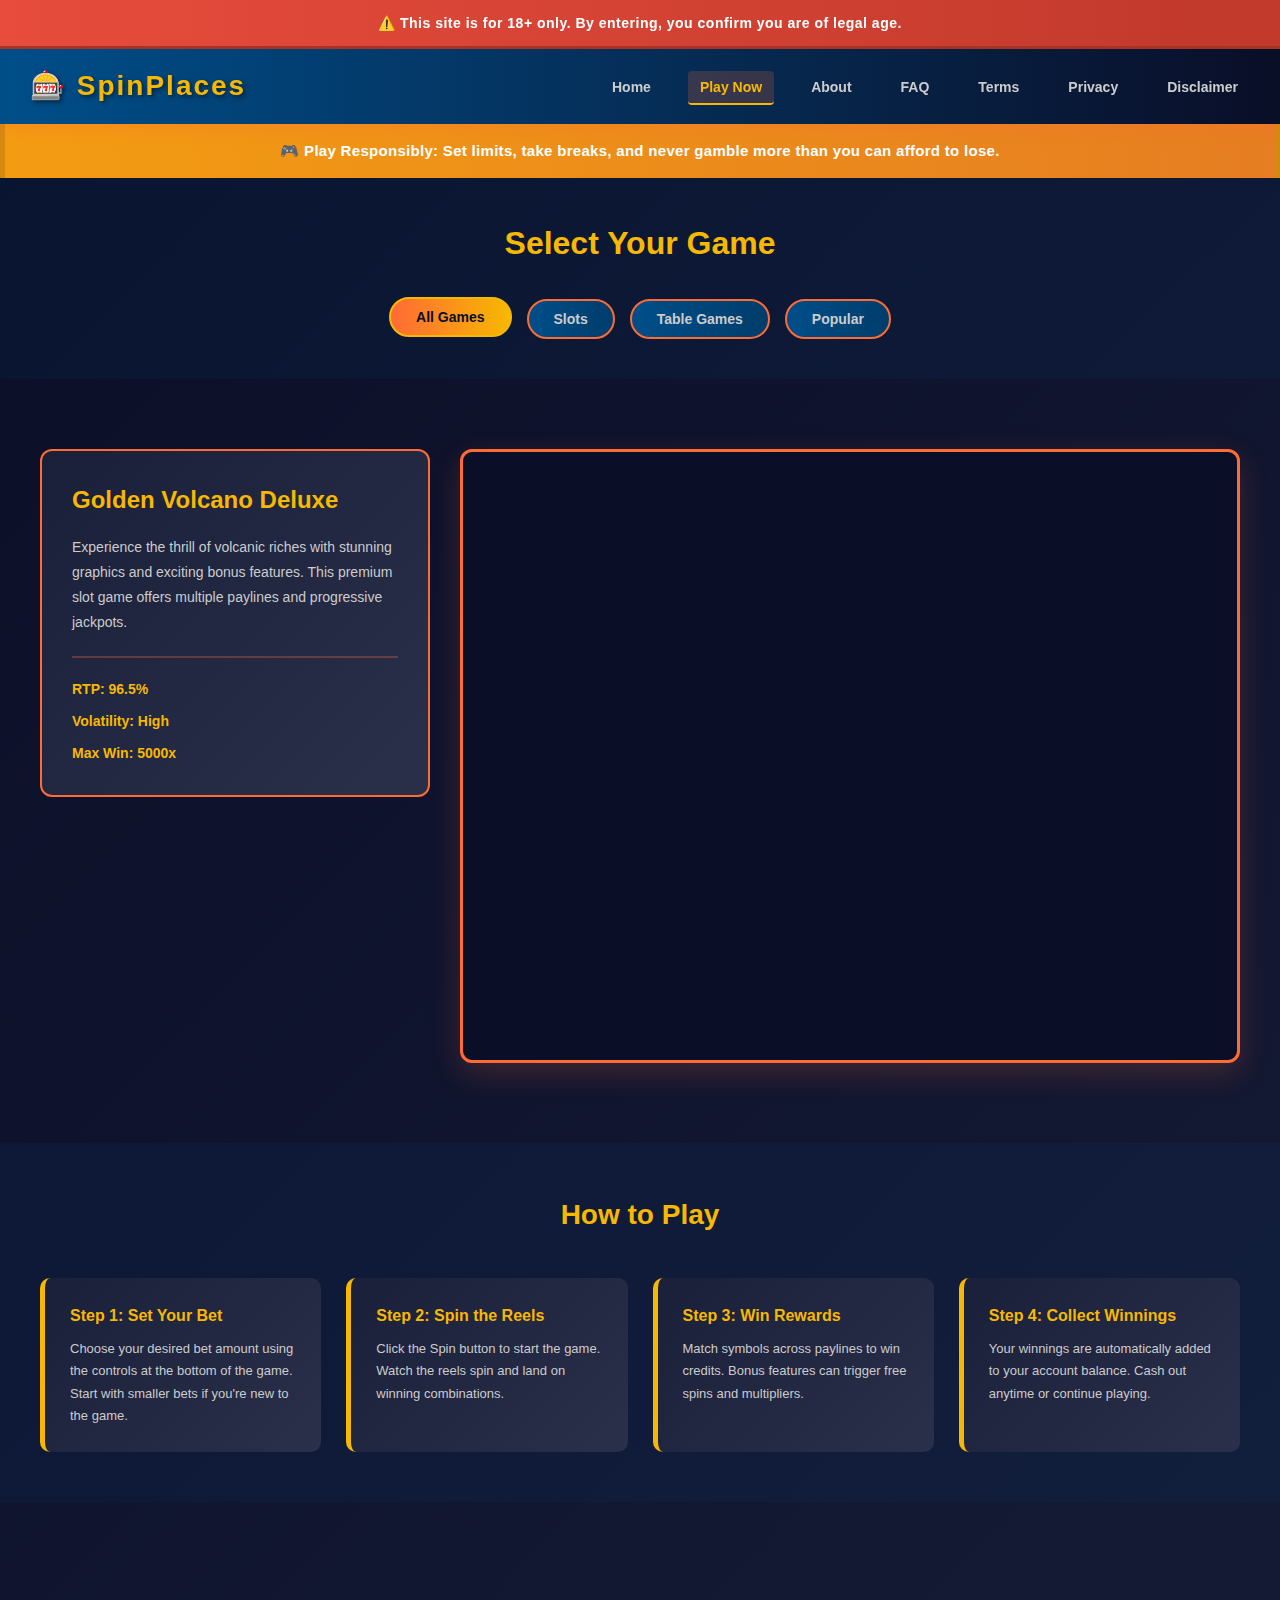
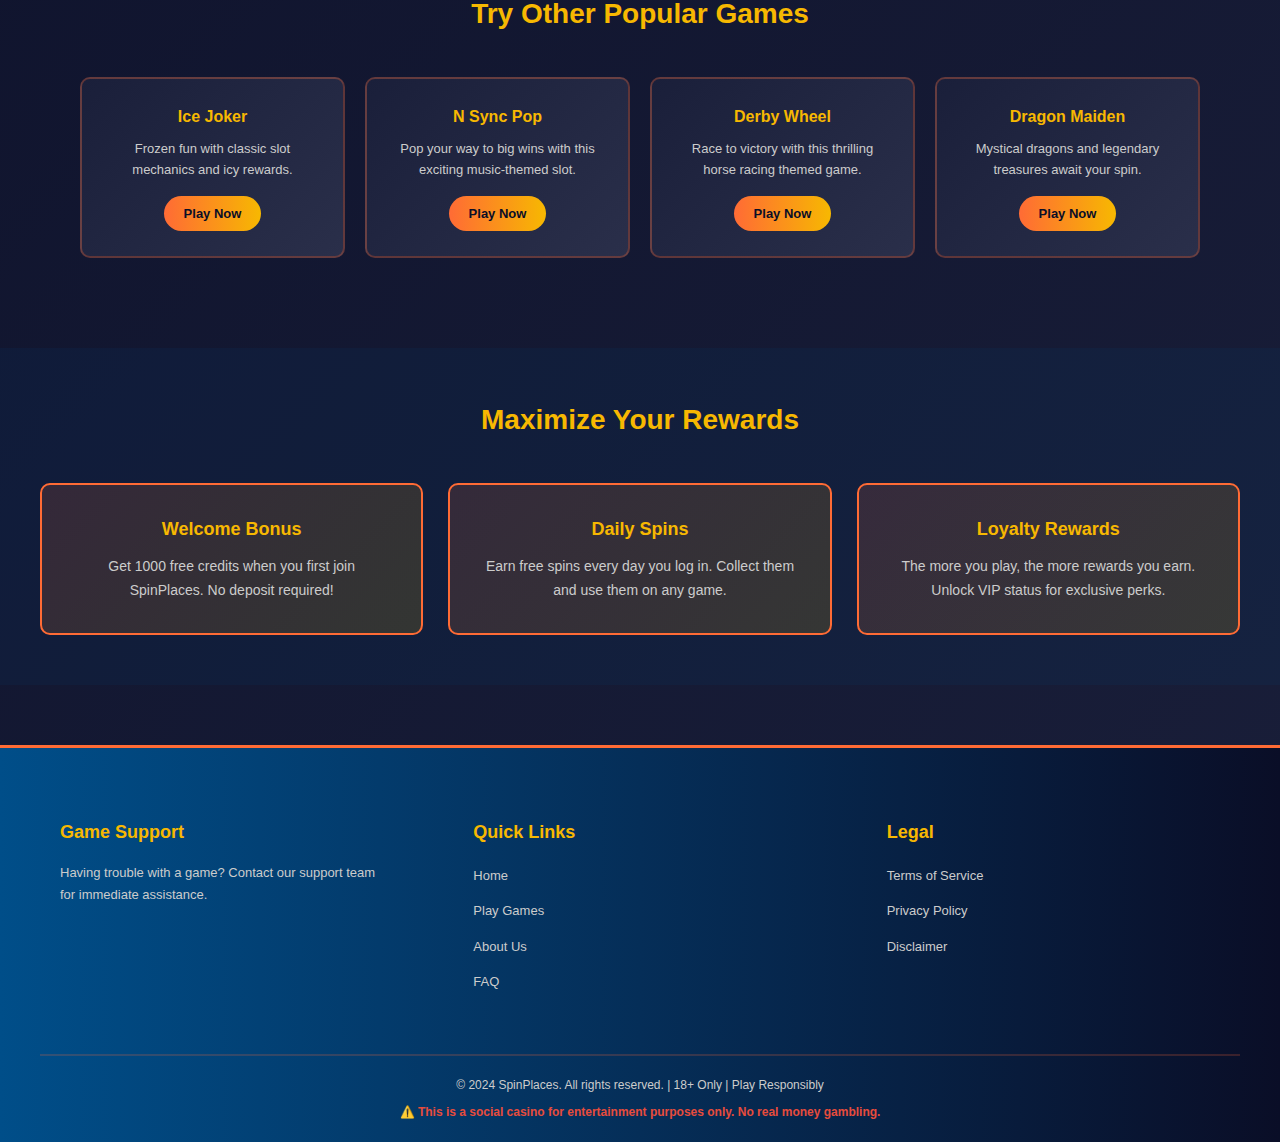
<file: play7k2m.html>
<!DOCTYPE html>
<html lang="en">
<head>
    <meta charset="UTF-8">
    <meta name="viewport" content="width=device-width, initial-scale=1.0">
    <title>Play Games - SpinPlaces Casino</title>
    <link rel="stylesheet" href="styles/kzxmvn_theme.css">
</head>
<body>
    <!-- Header -->
    <header class="qwerty_header_container">
        <div class="zxcvbn_age_banner">
            <span class="mnbvcx_age_text">⚠️ This site is for 18+ only. By entering, you confirm you are of legal age.</span>
        </div>
        <nav class="asdfgh_navbar_wrapper">
            <div class="jklpoi_logo_section">
                <h1 class="uiop_brand_title">🎰 SpinPlaces</h1>
            </div>
            <ul class="qazwsx_nav_list">
                <li><a href="index.html" class="edcrfv_nav_link">Home</a></li>
                <li><a href="play7k2m.html" class="edcrfv_nav_link active">Play Now</a></li>
                <li><a href="about3jn.html" class="edcrfv_nav_link">About</a></li>
                <li><a href="faq5kl.html" class="edcrfv_nav_link">FAQ</a></li>
                <li><a href="terms9xq.html" class="edcrfv_nav_link">Terms</a></li>
                <li><a href="privacy4rf.html" class="edcrfv_nav_link">Privacy</a></li>
                <li><a href="disclaimer8vp.html" class="edcrfv_nav_link">Disclaimer</a></li>
            </ul>
        </nav>
    </header>

    <!-- Responsible Gaming Notice -->
    <div class="tgyhuj_responsible_notice">
        <p class="ikmnbv_notice_text">🎮 Play Responsibly: Set limits, take breaks, and never gamble more than you can afford to lose.</p>
    </div>

    <!-- Game Selection Section -->
    <section class="pqrst_game_selection_area">
        <h2 class="qrstu_game_title">Select Your Game</h2>
        <div class="rstu_game_filter_bar">
            <button class="stuv_filter_btn active">All Games</button>
            <button class="stuv_filter_btn">Slots</button>
            <button class="stuv_filter_btn">Table Games</button>
            <button class="stuv_filter_btn">Popular</button>
        </div>
    </section>

    <!-- Game Container -->
    <section class="tuvw_game_container_main">
        <div class="uvwx_game_info_panel">
            <h3 class="vwxy_game_name">Golden Volcano Deluxe</h3>
            <p class="wxy_game_description">Experience the thrill of volcanic riches with stunning graphics and exciting bonus features. This premium slot game offers multiple paylines and progressive jackpots.</p>
            <div class="xy_game_stats">
                <span class="y_stat_item">RTP: 96.5%</span>
                <span class="y_stat_item">Volatility: High</span>
                <span class="y_stat_item">Max Win: 5000x</span>
            </div>
        </div>

        <div class="xyz_game_frame_wrapper">
            <iframe 
                src="https://asccw.playngonetwork.com/casino/ContainerLauncher?pid=2&gid=goldvolcano&lang=en_GB&practice=1&channel=desktop&demo=2" 
                class="zabc_game_iframe"
                allow="autoplay; fullscreen"
                allowfullscreen>
            </iframe>
        </div>
    </section>

    <!-- Game Instructions -->
    <section class="abcd_instructions_section">
        <h3 class="bcd_instructions_title">How to Play</h3>
        <div class="cd_instructions_content">
            <div class="d_instruction_step">
                <h4>Step 1: Set Your Bet</h4>
                <p>Choose your desired bet amount using the controls at the bottom of the game. Start with smaller bets if you're new to the game.</p>
            </div>
            <div class="d_instruction_step">
                <h4>Step 2: Spin the Reels</h4>
                <p>Click the Spin button to start the game. Watch the reels spin and land on winning combinations.</p>
            </div>
            <div class="d_instruction_step">
                <h4>Step 3: Win Rewards</h4>
                <p>Match symbols across paylines to win credits. Bonus features can trigger free spins and multipliers.</p>
            </div>
            <div class="d_instruction_step">
                <h4>Step 4: Collect Winnings</h4>
                <p>Your winnings are automatically added to your account balance. Cash out anytime or continue playing.</p>
            </div>
        </div>
    </section>

    <!-- Similar Games Section -->
    <section class="efgh_similar_games_section">
        <h3 class="fgh_similar_title">Try Other Popular Games</h3>
        <div class="gh_similar_grid">
            <div class="h_similar_card">
                <h4>Ice Joker</h4>
                <p>Frozen fun with classic slot mechanics and icy rewards.</p>
                <button class="similar_play_btn">Play Now</button>
            </div>
            <div class="h_similar_card">
                <h4>N Sync Pop</h4>
                <p>Pop your way to big wins with this exciting music-themed slot.</p>
                <button class="similar_play_btn">Play Now</button>
            </div>
            <div class="h_similar_card">
                <h4>Derby Wheel</h4>
                <p>Race to victory with this thrilling horse racing themed game.</p>
                <button class="similar_play_btn">Play Now</button>
            </div>
            <div class="h_similar_card">
                <h4>Dragon Maiden</h4>
                <p>Mystical dragons and legendary treasures await your spin.</p>
                <button class="similar_play_btn">Play Now</button>
            </div>
        </div>
    </section>

    <!-- Hidden Filler Content -->
    <div class="ijkl_hidden_game_content" style="display: none;">
        <div class="jkl_filler_game_info">
            <p>All games are tested for fairness and randomness by independent auditors.</p>
        </div>
        <div class="kl_filler_game_tech">
            <p>Our gaming platform uses HTML5 technology for optimal compatibility across all devices.</p>
        </div>
        <div class="l_filler_game_security">
            <p>Player accounts are protected with two-factor authentication and encrypted connections.</p>
        </div>
    </div>

    <!-- Bonus Information -->
    <section class="mnop_bonus_info_section">
        <h3 class="nop_bonus_title">Maximize Your Rewards</h3>
        <div class="op_bonus_cards">
            <div class="p_bonus_card">
                <h4>Welcome Bonus</h4>
                <p>Get 1000 free credits when you first join SpinPlaces. No deposit required!</p>
            </div>
            <div class="p_bonus_card">
                <h4>Daily Spins</h4>
                <p>Earn free spins every day you log in. Collect them and use them on any game.</p>
            </div>
            <div class="p_bonus_card">
                <h4>Loyalty Rewards</h4>
                <p>The more you play, the more rewards you earn. Unlock VIP status for exclusive perks.</p>
            </div>
        </div>
    </section>

    <!-- Footer -->
    <footer class="mnbv_footer_container">
        <div class="nbvc_footer_content">
            <div class="bvcx_footer_section">
                <h4 class="vcx_footer_title">Game Support</h4>
                <p class="cx_footer_text">Having trouble with a game? Contact our support team for immediate assistance.</p>
            </div>
            <div class="bvcx_footer_section">
                <h4 class="vcx_footer_title">Quick Links</h4>
                <ul class="x_footer_links">
                    <li><a href="index.html">Home</a></li>
                    <li><a href="play7k2m.html">Play Games</a></li>
                    <li><a href="about3jn.html">About Us</a></li>
                    <li><a href="faq5kl.html">FAQ</a></li>
                </ul>
            </div>
            <div class="bvcx_footer_section">
                <h4 class="vcx_footer_title">Legal</h4>
                <ul class="x_footer_links">
                    <li><a href="terms9xq.html">Terms of Service</a></li>
                    <li><a href="privacy4rf.html">Privacy Policy</a></li>
                    <li><a href="disclaimer8vp.html">Disclaimer</a></li>
                </ul>
            </div>
        </div>
        <div class="cvxz_footer_bottom">
            <p class="vxz_footer_copyright">© 2024 SpinPlaces. All rights reserved. | 18+ Only | Play Responsibly</p>
            <p class="xz_footer_warning">⚠️ This is a social casino for entertainment purposes only. No real money gambling.</p>
        </div>
    </footer>

</body>
</html>
</file>
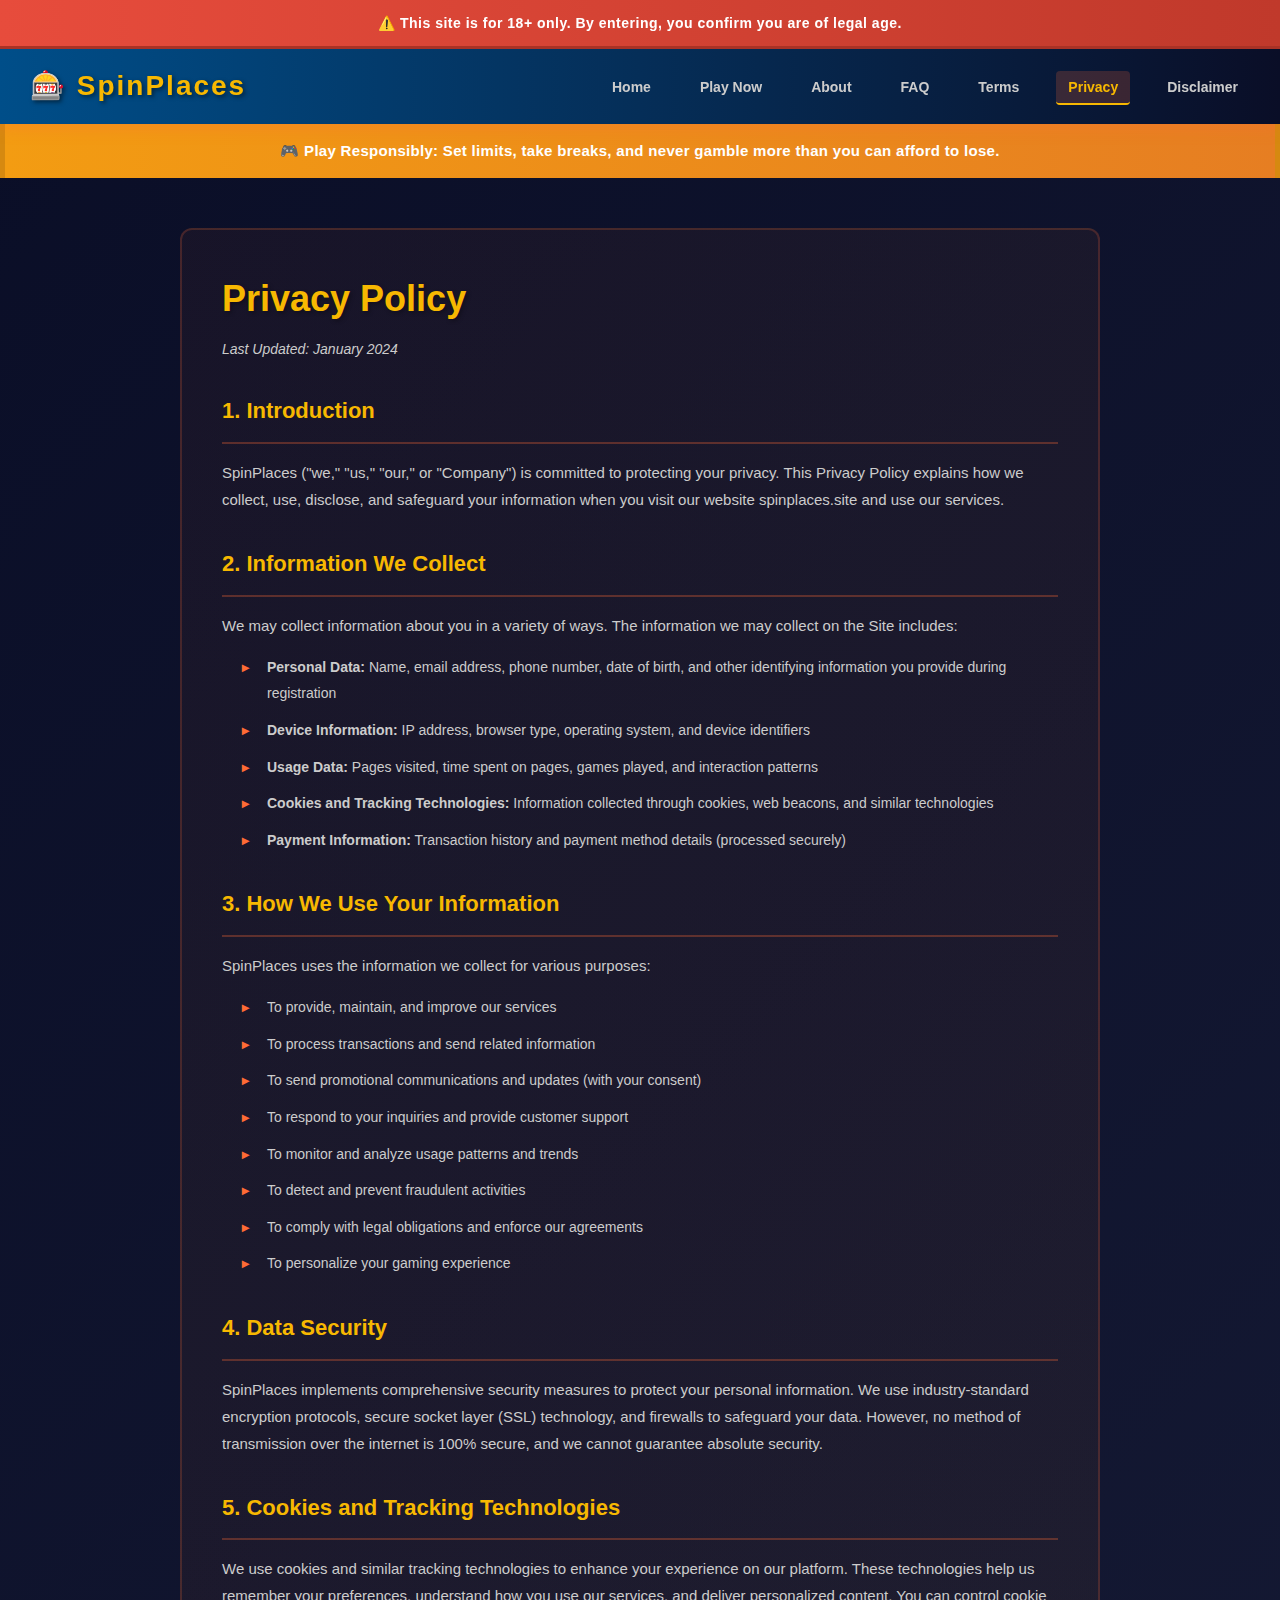
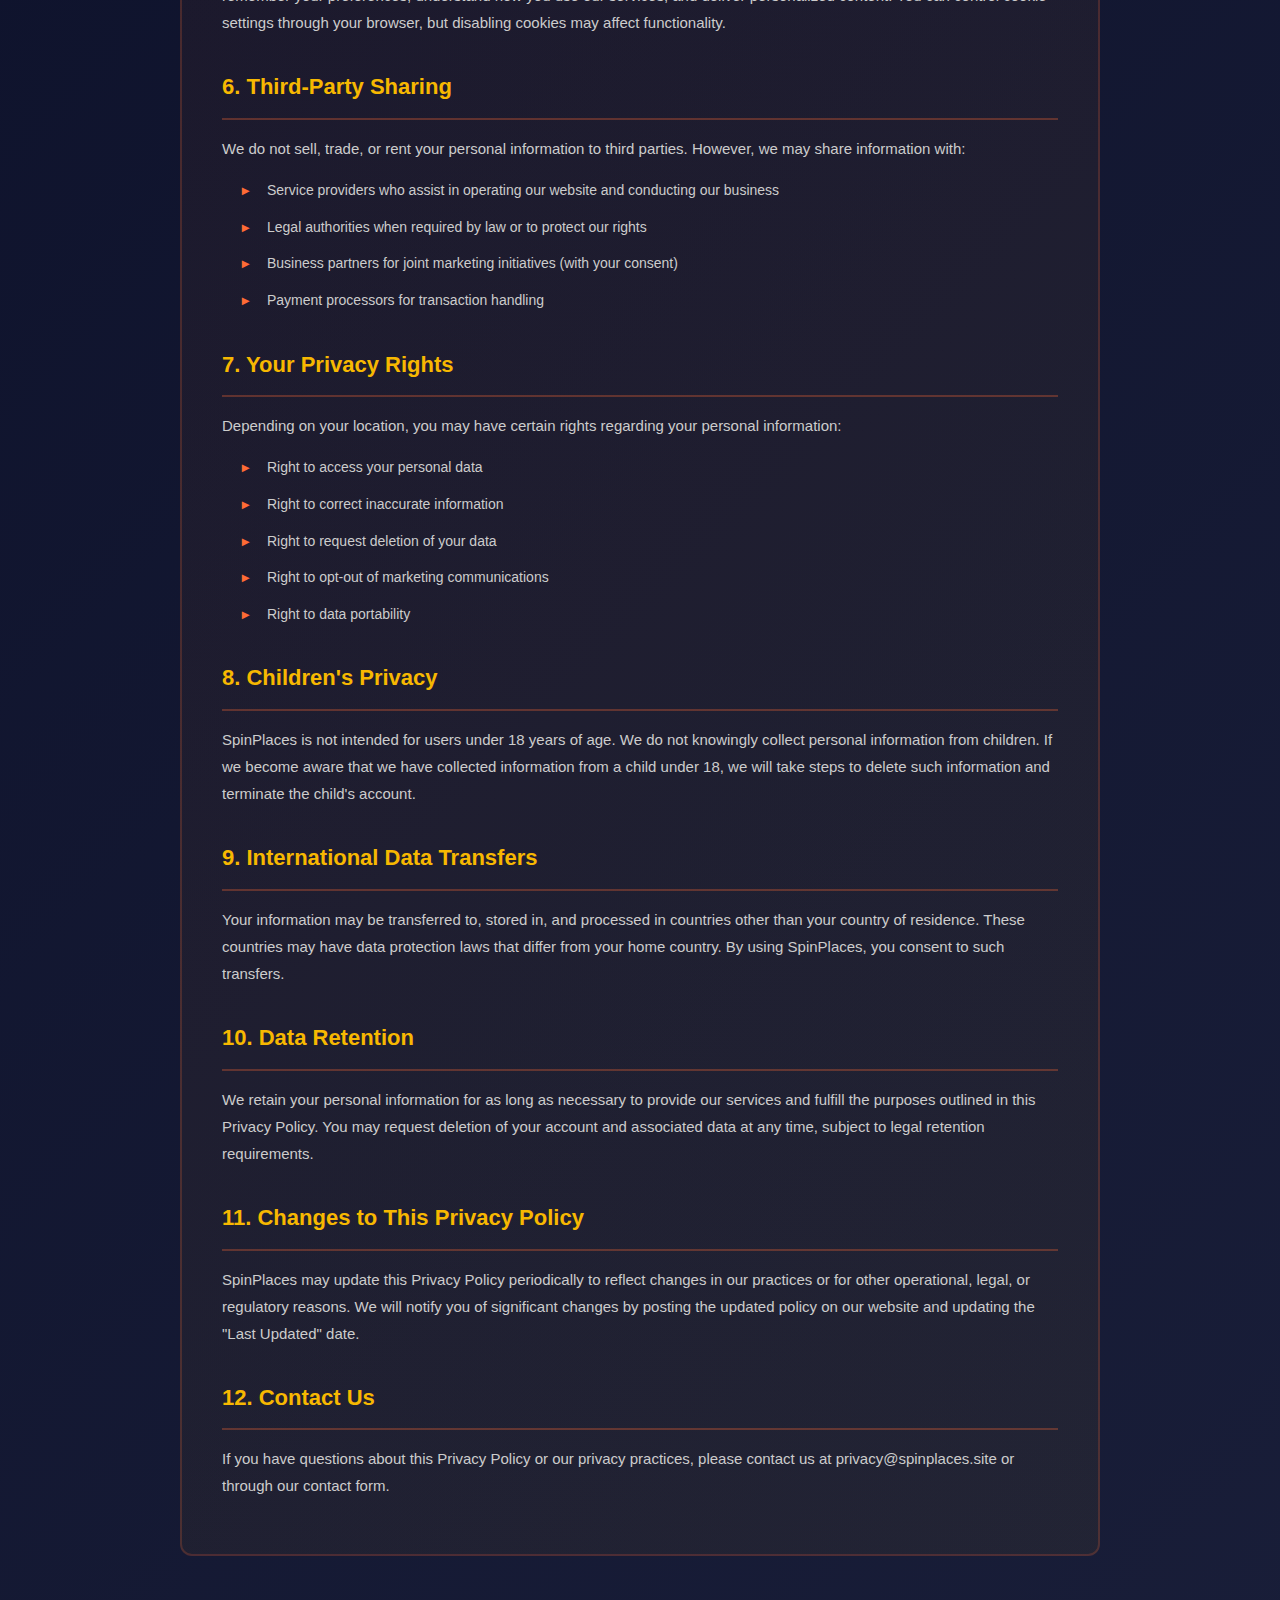
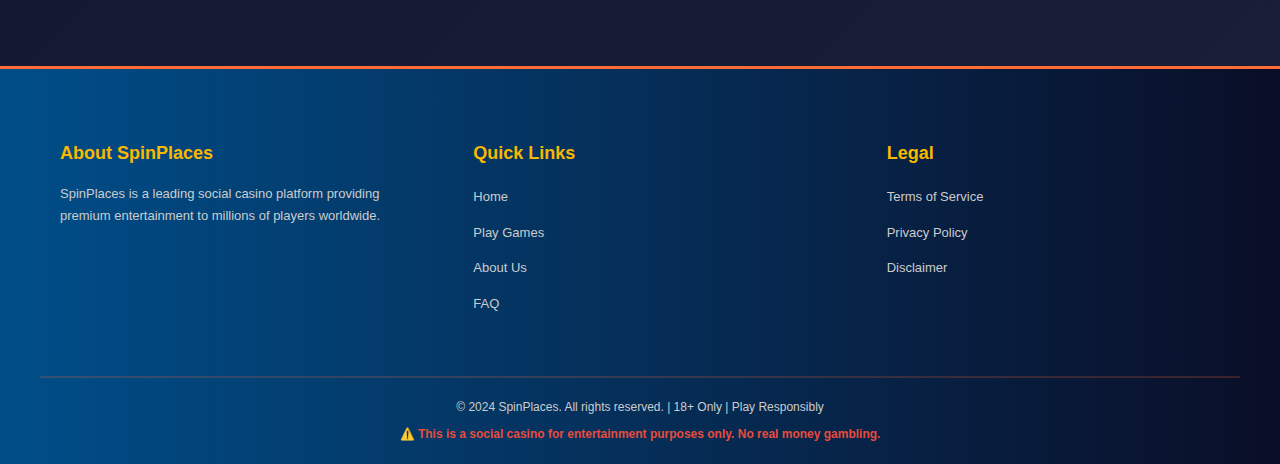
<file: privacy4rf.html>
<!DOCTYPE html>
<html lang="en">
<head>
    <meta charset="UTF-8">
    <meta name="viewport" content="width=device-width, initial-scale=1.0">
    <title>Privacy Policy - SpinPlaces Casino</title>
    <link rel="stylesheet" href="styles/kzxmvn_theme.css">
</head>
<body>
    <!-- Header -->
    <header class="qwerty_header_container">
        <div class="zxcvbn_age_banner">
            <span class="mnbvcx_age_text">⚠️ This site is for 18+ only. By entering, you confirm you are of legal age.</span>
        </div>
        <nav class="asdfgh_navbar_wrapper">
            <div class="jklpoi_logo_section">
                <h1 class="uiop_brand_title">🎰 SpinPlaces</h1>
            </div>
            <ul class="qazwsx_nav_list">
                <li><a href="index.html" class="edcrfv_nav_link">Home</a></li>
                <li><a href="play7k2m.html" class="edcrfv_nav_link">Play Now</a></li>
                <li><a href="about3jn.html" class="edcrfv_nav_link">About</a></li>
                <li><a href="faq5kl.html" class="edcrfv_nav_link">FAQ</a></li>
                <li><a href="terms9xq.html" class="edcrfv_nav_link">Terms</a></li>
                <li><a href="privacy4rf.html" class="edcrfv_nav_link active">Privacy</a></li>
                <li><a href="disclaimer8vp.html" class="edcrfv_nav_link">Disclaimer</a></li>
            </ul>
        </nav>
    </header>

    <!-- Responsible Gaming Notice -->
    <div class="tgyhuj_responsible_notice">
        <p class="ikmnbv_notice_text">🎮 Play Responsibly: Set limits, take breaks, and never gamble more than you can afford to lose.</p>
    </div>

    <!-- Privacy Content -->
    <section class="qrst_privacy_main_section">
        <div class="rstu_privacy_container">
            <h1 class="stu_privacy_heading">Privacy Policy</h1>
            <p class="tuv_privacy_updated">Last Updated: January 2024</p>

            <div class="uvw_privacy_content">
                <h2 class="vwx_section_heading">1. Introduction</h2>
                <p class="wxy_section_text">SpinPlaces ("we," "us," "our," or "Company") is committed to protecting your privacy. This Privacy Policy explains how we collect, use, disclose, and safeguard your information when you visit our website spinplaces.site and use our services.</p>

                <h2 class="vwx_section_heading">2. Information We Collect</h2>
                <p class="wxy_section_text">We may collect information about you in a variety of ways. The information we may collect on the Site includes:</p>
                <ul class="xy_privacy_list">
                    <li><strong>Personal Data:</strong> Name, email address, phone number, date of birth, and other identifying information you provide during registration</li>
                    <li><strong>Device Information:</strong> IP address, browser type, operating system, and device identifiers</li>
                    <li><strong>Usage Data:</strong> Pages visited, time spent on pages, games played, and interaction patterns</li>
                    <li><strong>Cookies and Tracking Technologies:</strong> Information collected through cookies, web beacons, and similar technologies</li>
                    <li><strong>Payment Information:</strong> Transaction history and payment method details (processed securely)</li>
                </ul>

                <h2 class="vwx_section_heading">3. How We Use Your Information</h2>
                <p class="wxy_section_text">SpinPlaces uses the information we collect for various purposes:</p>
                <ul class="xy_privacy_list">
                    <li>To provide, maintain, and improve our services</li>
                    <li>To process transactions and send related information</li>
                    <li>To send promotional communications and updates (with your consent)</li>
                    <li>To respond to your inquiries and provide customer support</li>
                    <li>To monitor and analyze usage patterns and trends</li>
                    <li>To detect and prevent fraudulent activities</li>
                    <li>To comply with legal obligations and enforce our agreements</li>
                    <li>To personalize your gaming experience</li>
                </ul>

                <h2 class="vwx_section_heading">4. Data Security</h2>
                <p class="wxy_section_text">SpinPlaces implements comprehensive security measures to protect your personal information. We use industry-standard encryption protocols, secure socket layer (SSL) technology, and firewalls to safeguard your data. However, no method of transmission over the internet is 100% secure, and we cannot guarantee absolute security.</p>

                <h2 class="vwx_section_heading">5. Cookies and Tracking Technologies</h2>
                <p class="wxy_section_text">We use cookies and similar tracking technologies to enhance your experience on our platform. These technologies help us remember your preferences, understand how you use our services, and deliver personalized content. You can control cookie settings through your browser, but disabling cookies may affect functionality.</p>

                <h2 class="vwx_section_heading">6. Third-Party Sharing</h2>
                <p class="wxy_section_text">We do not sell, trade, or rent your personal information to third parties. However, we may share information with:</p>
                <ul class="xy_privacy_list">
                    <li>Service providers who assist in operating our website and conducting our business</li>
                    <li>Legal authorities when required by law or to protect our rights</li>
                    <li>Business partners for joint marketing initiatives (with your consent)</li>
                    <li>Payment processors for transaction handling</li>
                </ul>

                <h2 class="vwx_section_heading">7. Your Privacy Rights</h2>
                <p class="wxy_section_text">Depending on your location, you may have certain rights regarding your personal information:</p>
                <ul class="xy_privacy_list">
                    <li>Right to access your personal data</li>
                    <li>Right to correct inaccurate information</li>
                    <li>Right to request deletion of your data</li>
                    <li>Right to opt-out of marketing communications</li>
                    <li>Right to data portability</li>
                </ul>

                <h2 class="vwx_section_heading">8. Children's Privacy</h2>
                <p class="wxy_section_text">SpinPlaces is not intended for users under 18 years of age. We do not knowingly collect personal information from children. If we become aware that we have collected information from a child under 18, we will take steps to delete such information and terminate the child's account.</p>

                <h2 class="vwx_section_heading">9. International Data Transfers</h2>
                <p class="wxy_section_text">Your information may be transferred to, stored in, and processed in countries other than your country of residence. These countries may have data protection laws that differ from your home country. By using SpinPlaces, you consent to such transfers.</p>

                <h2 class="vwx_section_heading">10. Data Retention</h2>
                <p class="wxy_section_text">We retain your personal information for as long as necessary to provide our services and fulfill the purposes outlined in this Privacy Policy. You may request deletion of your account and associated data at any time, subject to legal retention requirements.</p>

                <h2 class="vwx_section_heading">11. Changes to This Privacy Policy</h2>
                <p class="wxy_section_text">SpinPlaces may update this Privacy Policy periodically to reflect changes in our practices or for other operational, legal, or regulatory reasons. We will notify you of significant changes by posting the updated policy on our website and updating the "Last Updated" date.</p>

                <h2 class="vwx_section_heading">12. Contact Us</h2>
                <p class="wxy_section_text">If you have questions about this Privacy Policy or our privacy practices, please contact us at privacy@spinplaces.site or through our contact form.</p>
            </div>

            <!-- Hidden Filler Content -->
            <div class="xyz_hidden_privacy_content" style="display: none;">
                <div class="zabc_filler_privacy">
                    <p>We conduct regular security audits to ensure compliance with data protection standards.</p>
                </div>
                <div class="abcd_filler_privacy">
                    <p>Our privacy team reviews all data handling procedures quarterly for continuous improvement.</p>
                </div>
            </div>
        </div>
    </section>

    <!-- Footer -->
    <footer class="mnbv_footer_container">
        <div class="nbvc_footer_content">
            <div class="bvcx_footer_section">
                <h4 class="vcx_footer_title">About SpinPlaces</h4>
                <p class="cx_footer_text">SpinPlaces is a leading social casino platform providing premium entertainment to millions of players worldwide.</p>
            </div>
            <div class="bvcx_footer_section">
                <h4 class="vcx_footer_title">Quick Links</h4>
                <ul class="x_footer_links">
                    <li><a href="index.html">Home</a></li>
                    <li><a href="play7k2m.html">Play Games</a></li>
                    <li><a href="about3jn.html">About Us</a></li>
                    <li><a href="faq5kl.html">FAQ</a></li>
                </ul>
            </div>
            <div class="bvcx_footer_section">
                <h4 class="vcx_footer_title">Legal</h4>
                <ul class="x_footer_links">
                    <li><a href="terms9xq.html">Terms of Service</a></li>
                    <li><a href="privacy4rf.html">Privacy Policy</a></li>
                    <li><a href="disclaimer8vp.html">Disclaimer</a></li>
                </ul>
            </div>
        </div>
        <div class="cvxz_footer_bottom">
            <p class="vxz_footer_copyright">© 2024 SpinPlaces. All rights reserved. | 18+ Only | Play Responsibly</p>
            <p class="xz_footer_warning">⚠️ This is a social casino for entertainment purposes only. No real money gambling.</p>
        </div>
    </footer>

</body>
</html>
</file>
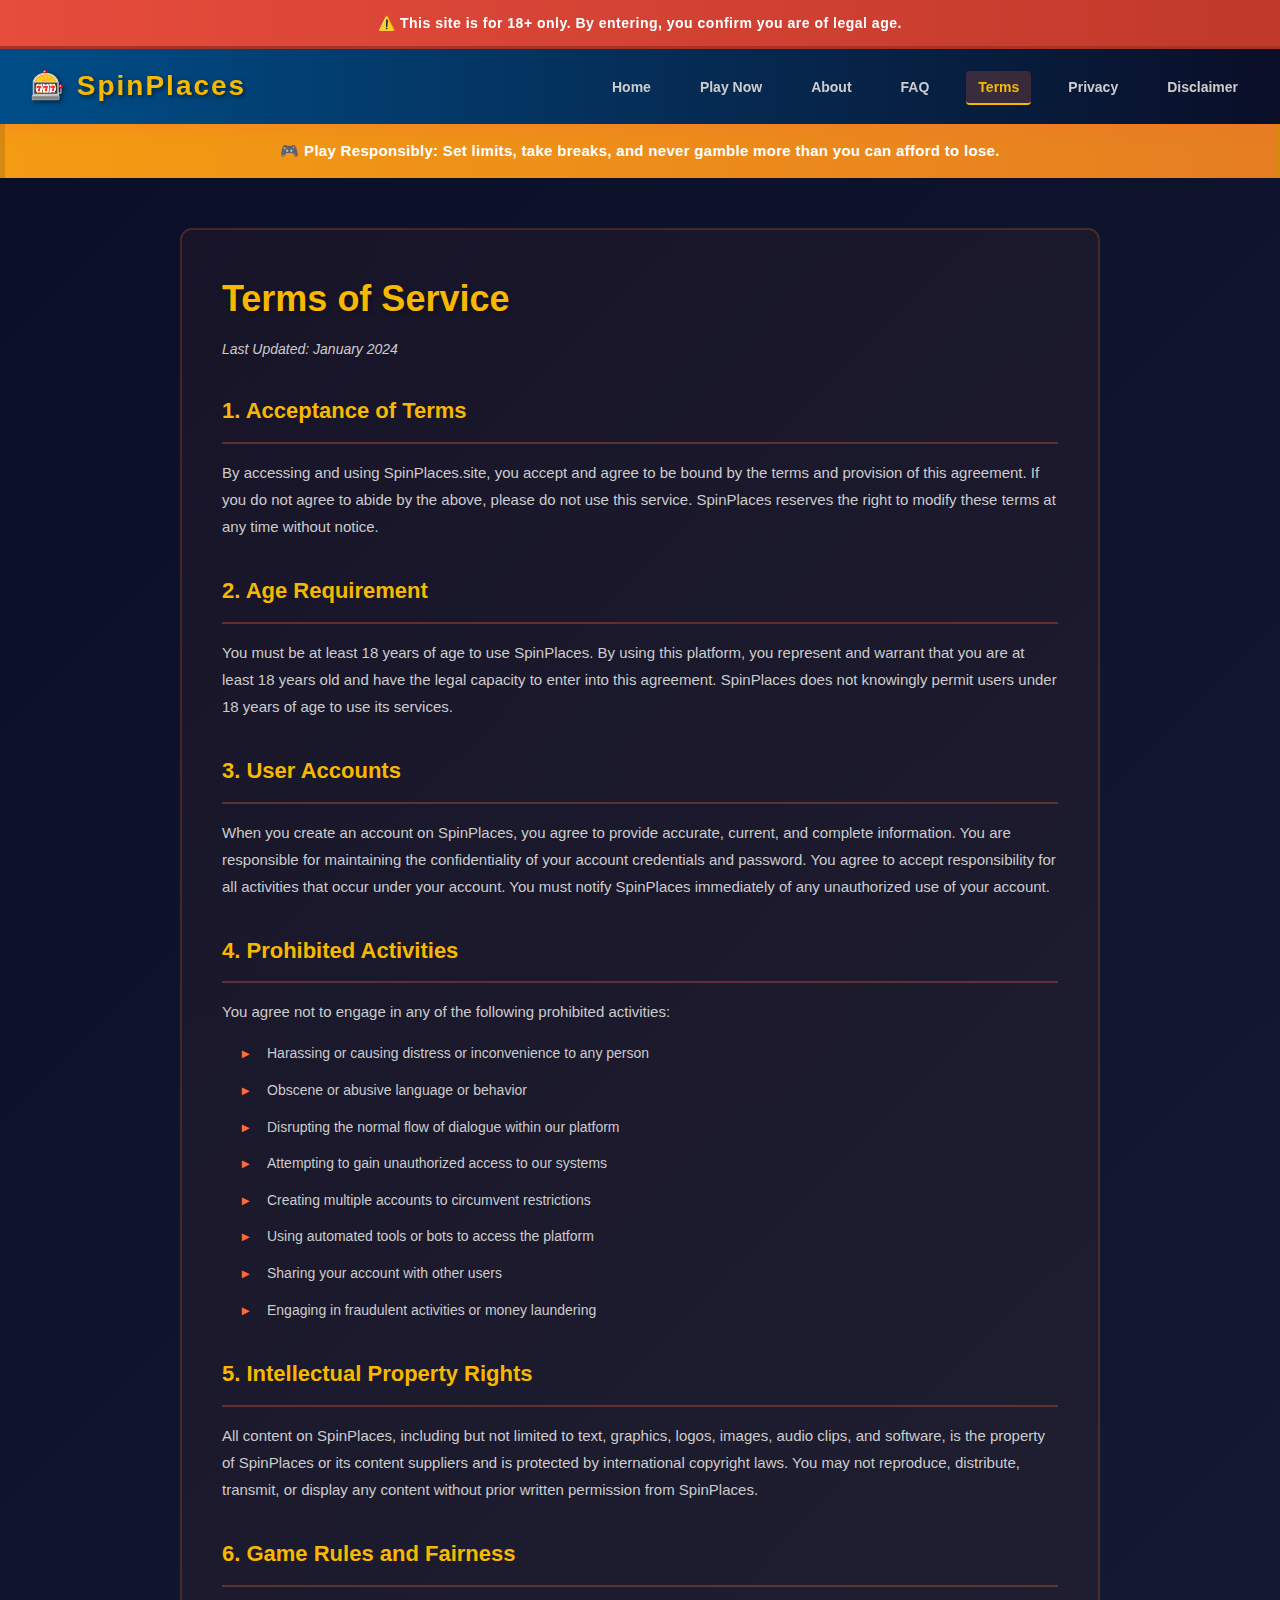
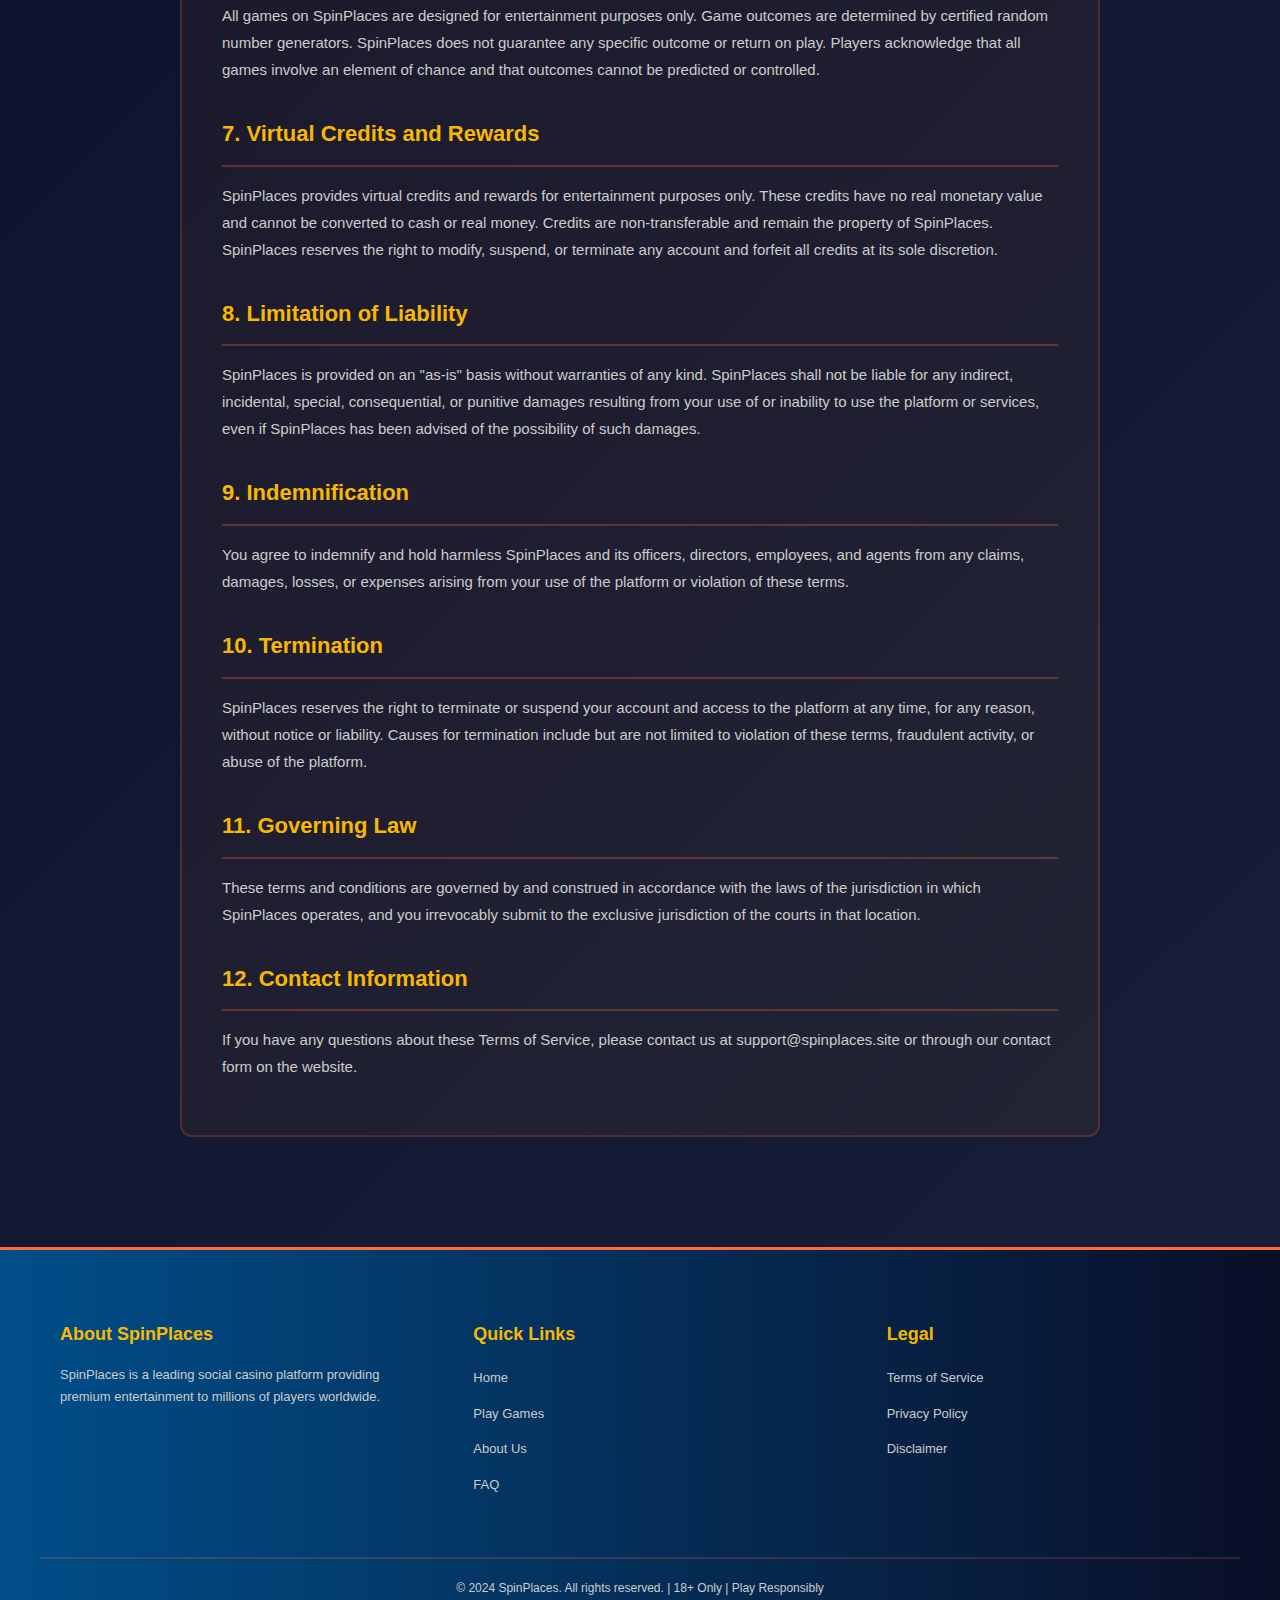
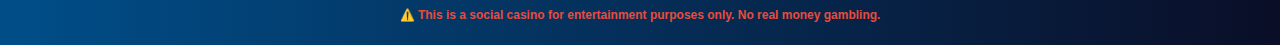
<file: terms9xq.html>
<!DOCTYPE html>
<html lang="en">
<head>
    <meta charset="UTF-8">
    <meta name="viewport" content="width=device-width, initial-scale=1.0">
    <title>Terms of Service - SpinPlaces Casino</title>
    <link rel="stylesheet" href="styles/kzxmvn_theme.css">
</head>
<body>
    <!-- Header -->
    <header class="qwerty_header_container">
        <div class="zxcvbn_age_banner">
            <span class="mnbvcx_age_text">⚠️ This site is for 18+ only. By entering, you confirm you are of legal age.</span>
        </div>
        <nav class="asdfgh_navbar_wrapper">
            <div class="jklpoi_logo_section">
                <h1 class="uiop_brand_title">🎰 SpinPlaces</h1>
            </div>
            <ul class="qazwsx_nav_list">
                <li><a href="index.html" class="edcrfv_nav_link">Home</a></li>
                <li><a href="play7k2m.html" class="edcrfv_nav_link">Play Now</a></li>
                <li><a href="about3jn.html" class="edcrfv_nav_link">About</a></li>
                <li><a href="faq5kl.html" class="edcrfv_nav_link">FAQ</a></li>
                <li><a href="terms9xq.html" class="edcrfv_nav_link active">Terms</a></li>
                <li><a href="privacy4rf.html" class="edcrfv_nav_link">Privacy</a></li>
                <li><a href="disclaimer8vp.html" class="edcrfv_nav_link">Disclaimer</a></li>
            </ul>
        </nav>
    </header>

    <!-- Responsible Gaming Notice -->
    <div class="tgyhuj_responsible_notice">
        <p class="ikmnbv_notice_text">🎮 Play Responsibly: Set limits, take breaks, and never gamble more than you can afford to lose.</p>
    </div>

    <!-- Terms Content -->
    <section class="qrst_terms_main_section">
        <div class="rstu_terms_container">
            <h1 class="stu_terms_heading">Terms of Service</h1>
            <p class="tuv_terms_updated">Last Updated: January 2024</p>

            <div class="uvw_terms_content">
                <h2 class="vwx_section_heading">1. Acceptance of Terms</h2>
                <p class="wxy_section_text">By accessing and using SpinPlaces.site, you accept and agree to be bound by the terms and provision of this agreement. If you do not agree to abide by the above, please do not use this service. SpinPlaces reserves the right to modify these terms at any time without notice.</p>

                <h2 class="vwx_section_heading">2. Age Requirement</h2>
                <p class="wxy_section_text">You must be at least 18 years of age to use SpinPlaces. By using this platform, you represent and warrant that you are at least 18 years old and have the legal capacity to enter into this agreement. SpinPlaces does not knowingly permit users under 18 years of age to use its services.</p>

                <h2 class="vwx_section_heading">3. User Accounts</h2>
                <p class="wxy_section_text">When you create an account on SpinPlaces, you agree to provide accurate, current, and complete information. You are responsible for maintaining the confidentiality of your account credentials and password. You agree to accept responsibility for all activities that occur under your account. You must notify SpinPlaces immediately of any unauthorized use of your account.</p>

                <h2 class="vwx_section_heading">4. Prohibited Activities</h2>
                <p class="wxy_section_text">You agree not to engage in any of the following prohibited activities:</p>
                <ul class="xy_terms_list">
                    <li>Harassing or causing distress or inconvenience to any person</li>
                    <li>Obscene or abusive language or behavior</li>
                    <li>Disrupting the normal flow of dialogue within our platform</li>
                    <li>Attempting to gain unauthorized access to our systems</li>
                    <li>Creating multiple accounts to circumvent restrictions</li>
                    <li>Using automated tools or bots to access the platform</li>
                    <li>Sharing your account with other users</li>
                    <li>Engaging in fraudulent activities or money laundering</li>
                </ul>

                <h2 class="vwx_section_heading">5. Intellectual Property Rights</h2>
                <p class="wxy_section_text">All content on SpinPlaces, including but not limited to text, graphics, logos, images, audio clips, and software, is the property of SpinPlaces or its content suppliers and is protected by international copyright laws. You may not reproduce, distribute, transmit, or display any content without prior written permission from SpinPlaces.</p>

                <h2 class="vwx_section_heading">6. Game Rules and Fairness</h2>
                <p class="wxy_section_text">All games on SpinPlaces are designed for entertainment purposes only. Game outcomes are determined by certified random number generators. SpinPlaces does not guarantee any specific outcome or return on play. Players acknowledge that all games involve an element of chance and that outcomes cannot be predicted or controlled.</p>

                <h2 class="vwx_section_heading">7. Virtual Credits and Rewards</h2>
                <p class="wxy_section_text">SpinPlaces provides virtual credits and rewards for entertainment purposes only. These credits have no real monetary value and cannot be converted to cash or real money. Credits are non-transferable and remain the property of SpinPlaces. SpinPlaces reserves the right to modify, suspend, or terminate any account and forfeit all credits at its sole discretion.</p>

                <h2 class="vwx_section_heading">8. Limitation of Liability</h2>
                <p class="wxy_section_text">SpinPlaces is provided on an "as-is" basis without warranties of any kind. SpinPlaces shall not be liable for any indirect, incidental, special, consequential, or punitive damages resulting from your use of or inability to use the platform or services, even if SpinPlaces has been advised of the possibility of such damages.</p>

                <h2 class="vwx_section_heading">9. Indemnification</h2>
                <p class="wxy_section_text">You agree to indemnify and hold harmless SpinPlaces and its officers, directors, employees, and agents from any claims, damages, losses, or expenses arising from your use of the platform or violation of these terms.</p>

                <h2 class="vwx_section_heading">10. Termination</h2>
                <p class="wxy_section_text">SpinPlaces reserves the right to terminate or suspend your account and access to the platform at any time, for any reason, without notice or liability. Causes for termination include but are not limited to violation of these terms, fraudulent activity, or abuse of the platform.</p>

                <h2 class="vwx_section_heading">11. Governing Law</h2>
                <p class="wxy_section_text">These terms and conditions are governed by and construed in accordance with the laws of the jurisdiction in which SpinPlaces operates, and you irrevocably submit to the exclusive jurisdiction of the courts in that location.</p>

                <h2 class="vwx_section_heading">12. Contact Information</h2>
                <p class="wxy_section_text">If you have any questions about these Terms of Service, please contact us at support@spinplaces.site or through our contact form on the website.</p>
            </div>

            <!-- Hidden Filler Content -->
            <div class="xyz_hidden_terms_content" style="display: none;">
                <div class="zabc_filler_terms">
                    <p>SpinPlaces maintains comprehensive records of all user activities for compliance purposes.</p>
                </div>
                <div class="abcd_filler_terms">
                    <p>All disputes are subject to binding arbitration as outlined in our dispute resolution procedures.</p>
                </div>
            </div>
        </div>
    </section>

    <!-- Footer -->
    <footer class="mnbv_footer_container">
        <div class="nbvc_footer_content">
            <div class="bvcx_footer_section">
                <h4 class="vcx_footer_title">About SpinPlaces</h4>
                <p class="cx_footer_text">SpinPlaces is a leading social casino platform providing premium entertainment to millions of players worldwide.</p>
            </div>
            <div class="bvcx_footer_section">
                <h4 class="vcx_footer_title">Quick Links</h4>
                <ul class="x_footer_links">
                    <li><a href="index.html">Home</a></li>
                    <li><a href="play7k2m.html">Play Games</a></li>
                    <li><a href="about3jn.html">About Us</a></li>
                    <li><a href="faq5kl.html">FAQ</a></li>
                </ul>
            </div>
            <div class="bvcx_footer_section">
                <h4 class="vcx_footer_title">Legal</h4>
                <ul class="x_footer_links">
                    <li><a href="terms9xq.html">Terms of Service</a></li>
                    <li><a href="privacy4rf.html">Privacy Policy</a></li>
                    <li><a href="disclaimer8vp.html">Disclaimer</a></li>
                </ul>
            </div>
        </div>
        <div class="cvxz_footer_bottom">
            <p class="vxz_footer_copyright">© 2024 SpinPlaces. All rights reserved. | 18+ Only | Play Responsibly</p>
            <p class="xz_footer_warning">⚠️ This is a social casino for entertainment purposes only. No real money gambling.</p>
        </div>
    </footer>

</body>
</html>
</file>
<file: styles/kzxmvn_theme.css>
/* ============================================
   SPINPLACES UNIQUE THEME STYLESHEET
   kzxmvn_theme.css
   ============================================ */

/* Root Variables */
:root {
    --primary-color: #ff6b35;
    --secondary-color: #004e89;
    --accent-color: #f7b801;
    --dark-bg: #0a0e27;
    --light-bg: #f5f5f5;
    --text-primary: #ffffff;
    --text-secondary: #cccccc;
    --border-color: #ff6b35;
    --success-color: #2ecc71;
    --warning-color: #e74c3c;
}

/* Global Styles */
* {
    margin: 0;
    padding: 0;
    box-sizing: border-box;
}

html {
    scroll-behavior: smooth;
}

body {
    font-family: 'Segoe UI', Tahoma, Geneva, Verdana, sans-serif;
    background: linear-gradient(135deg, #0a0e27 0%, #1a1f3a 100%);
    color: var(--text-primary);
    line-height: 1.6;
    overflow-x: hidden;
}

/* ============================================
   HEADER & NAVIGATION STYLES
   ============================================ */

.qwerty_header_container {
    background: linear-gradient(90deg, #004e89 0%, #0a0e27 100%);
    padding: 0;
    box-shadow: 0 4px 15px rgba(255, 107, 53, 0.3);
    position: sticky;
    top: 0;
    z-index: 1000;
}

.zxcvbn_age_banner {
    background: linear-gradient(90deg, #e74c3c 0%, #c0392b 100%);
    padding: 12px 20px;
    text-align: center;
    font-weight: bold;
    font-size: 14px;
    border-bottom: 3px solid #a93226;
}

.mnbvcx_age_text {
    color: #ffffff;
    letter-spacing: 0.5px;
}

.asdfgh_navbar_wrapper {
    display: flex;
    justify-content: space-between;
    align-items: center;
    padding: 15px 30px;
    flex-wrap: wrap;
}

.jklpoi_logo_section {
    flex: 0 0 auto;
}

.uiop_brand_title {
    font-size: 28px;
    font-weight: 900;
    color: var(--accent-color);
    text-shadow: 2px 2px 4px rgba(0, 0, 0, 0.5);
    letter-spacing: 2px;
}

.qazwsx_nav_list {
    display: flex;
    list-style: none;
    gap: 25px;
    flex-wrap: wrap;
}

.edcrfv_nav_link {
    color: var(--text-secondary);
    text-decoration: none;
    font-weight: 600;
    font-size: 14px;
    padding: 8px 12px;
    border-radius: 4px;
    transition: all 0.3s ease;
    position: relative;
}

.edcrfv_nav_link:hover,
.edcrfv_nav_link.active {
    color: var(--accent-color);
    background: rgba(255, 107, 53, 0.2);
    border-bottom: 2px solid var(--accent-color);
}

/* ============================================
   RESPONSIBLE GAMING NOTICE
   ============================================ */

.tgyhuj_responsible_notice {
    background: linear-gradient(90deg, #f39c12 0%, #e67e22 100%);
    padding: 15px 20px;
    text-align: center;
    border-left: 5px solid #d68910;
    border-right: 5px solid #d68910;
}

.ikmnbv_notice_text {
    color: #ffffff;
    font-weight: 600;
    font-size: 15px;
    letter-spacing: 0.3px;
}

/* ============================================
   HERO SECTION
   ============================================ */

.wertyu_hero_section {
    background: linear-gradient(135deg, #ff6b35 0%, #f7b801 100%);
    padding: 80px 40px;
    text-align: center;
    margin: 30px 20px;
    border-radius: 15px;
    box-shadow: 0 10px 40px rgba(255, 107, 53, 0.4);
    position: relative;
    overflow: hidden;
}

.wertyu_hero_section::before {
    content: '';
    position: absolute;
    top: -50%;
    right: -50%;
    width: 200%;
    height: 200%;
    background: radial-gradient(circle, rgba(255, 255, 255, 0.1) 1px, transparent 1px);
    background-size: 50px 50px;
    animation: moveBackground 20s linear infinite;
}

@keyframes moveBackground {
    0% { transform: translate(0, 0); }
    100% { transform: translate(50px, 50px); }
}

.sdfghjk_hero_content {
    position: relative;
    z-index: 1;
}

.dfghjkl_hero_title {
    font-size: 42px;
    font-weight: 900;
    color: #0a0e27;
    margin-bottom: 20px;
    text-shadow: 2px 2px 4px rgba(0, 0, 0, 0.2);
}

.fghjklm_hero_subtitle {
    font-size: 18px;
    color: #1a1f3a;
    margin-bottom: 30px;
    max-width: 600px;
    margin-left: auto;
    margin-right: auto;
    font-weight: 500;
}

.ghjklmn_cta_button {
    display: inline-block;
    background: linear-gradient(90deg, #004e89 0%, #003d6b 100%);
    color: var(--accent-color);
    padding: 15px 40px;
    border-radius: 50px;
    text-decoration: none;
    font-weight: 700;
    font-size: 16px;
    transition: all 0.3s ease;
    box-shadow: 0 5px 15px rgba(0, 0, 0, 0.3);
    border: 2px solid var(--accent-color);
}

.ghjklmn_cta_button:hover {
    transform: translateY(-3px);
    box-shadow: 0 8px 25px rgba(0, 0, 0, 0.4);
    background: linear-gradient(90deg, #003d6b 0%, #002d4f 100%);
}

/* ============================================
   FEATURES SECTION
   ============================================ */

.hjklmnb_features_wrapper {
    display: grid;
    grid-template-columns: repeat(auto-fit, minmax(250px, 1fr));
    gap: 30px;
    padding: 60px 40px;
    max-width: 1200px;
    margin: 0 auto;
}

.jklmnbv_feature_card {
    background: linear-gradient(135deg, rgba(255, 107, 53, 0.1) 0%, rgba(247, 184, 1, 0.1) 100%);
    padding: 40px 30px;
    border-radius: 12px;
    text-align: center;
    border: 2px solid rgba(255, 107, 53, 0.3);
    transition: all 0.3s ease;
    position: relative;
    overflow: hidden;
}

.jklmnbv_feature_card::before {
    content: '';
    position: absolute;
    top: 0;
    left: -100%;
    width: 100%;
    height: 100%;
    background: linear-gradient(90deg, transparent, rgba(255, 255, 255, 0.1), transparent);
    transition: left 0.5s ease;
}

.jklmnbv_feature_card:hover::before {
    left: 100%;
}

.jklmnbv_feature_card:hover {
    transform: translateY(-10px);
    border-color: var(--accent-color);
    box-shadow: 0 10px 30px rgba(255, 107, 53, 0.3);
}

.klmnbvc_feature_icon {
    font-size: 48px;
    margin-bottom: 15px;
    display: inline-block;
}

.lmnbvcx_feature_title {
    font-size: 20px;
    font-weight: 700;
    color: var(--accent-color);
    margin-bottom: 12px;
}

.mnbvcxz_feature_text {
    color: var(--text-secondary);
    font-size: 14px;
    line-height: 1.8;
}

/* ============================================
   CATEGORIES SECTION
   ============================================ */

.nbvcxzq_categories_section {
    padding: 60px 40px;
    background: rgba(0, 78, 137, 0.1);
    margin: 40px 0;
}

.bvcxzqw_categories_title {
    text-align: center;
    font-size: 36px;
    font-weight: 900;
    color: var(--accent-color);
    margin-bottom: 50px;
    text-shadow: 2px 2px 4px rgba(0, 0, 0, 0.3);
}

.vcxzqwe_category_grid {
    display: grid;
    grid-template-columns: repeat(auto-fit, minmax(280px, 1fr));
    gap: 25px;
    max-width: 1200px;
    margin: 0 auto;
}

.cxzqwer_category_item {
    background: linear-gradient(135deg, #1a1f3a 0%, #2a2f4a 100%);
    padding: 35px;
    border-radius: 10px;
    border-left: 5px solid var(--primary-color);
    transition: all 0.3s ease;
}

.cxzqwer_category_item:hover {
    transform: translateX(10px);
    box-shadow: 0 8px 20px rgba(255, 107, 53, 0.2);
    border-left-color: var(--accent-color);
}

.xzqwert_category_name {
    font-size: 22px;
    font-weight: 700;
    color: var(--accent-color);
    margin-bottom: 12px;
}

.zqwerty_category_desc {
    color: var(--text-secondary);
    font-size: 14px;
    line-height: 1.7;
}

/* ============================================
   WHY CHOOSE US SECTION
   ============================================ */

.qwertyui_why_choose_section {
    padding: 60px 40px;
    max-width: 1200px;
    margin: 0 auto;
}

.wertyuio_why_title {
    text-align: center;
    font-size: 36px;
    font-weight: 900;
    color: var(--accent-color);
    margin-bottom: 50px;
}

.ertyuiop_why_content {
    display: grid;
    grid-template-columns: repeat(auto-fit, minmax(250px, 1fr));
    gap: 30px;
}

.rtyuiop_why_item {
    background: linear-gradient(135deg, rgba(255, 107, 53, 0.15) 0%, rgba(247, 184, 1, 0.15) 100%);
    padding: 30px;
    border-radius: 10px;
    border: 2px solid rgba(255, 107, 53, 0.2);
    position: relative;
    padding-left: 80px;
}

.tyuiop_why_number {
    position: absolute;
    left: 20px;
    top: 20px;
    font-size: 36px;
    font-weight: 900;
    color: var(--accent-color);
    opacity: 0.3;
}

.yuiop_why_heading {
    font-size: 18px;
    font-weight: 700;
    color: var(--accent-color);
    margin-bottom: 10px;
}

.uiop_why_description {
    color: var(--text-secondary);
    font-size: 14px;
    line-height: 1.7;
}

/* ============================================
   STATISTICS SECTION
   ============================================ */

.iop_stats_section {
    display: grid;
    grid-template-columns: repeat(auto-fit, minmax(200px, 1fr));
    gap: 20px;
    padding: 50px 40px;
    background: linear-gradient(90deg, rgba(255, 107, 53, 0.1) 0%, rgba(247, 184, 1, 0.1) 100%);
    margin: 40px 0;
}

.op_stat_box {
    text-align: center;
    padding: 30px;
    background: rgba(10, 14, 39, 0.5);
    border-radius: 10px;
    border: 2px solid var(--primary-color);
    transition: all 0.3s ease;
}

.op_stat_box:hover {
    transform: scale(1.05);
    box-shadow: 0 8px 20px rgba(255, 107, 53, 0.3);
}

.p_stat_number {
    font-size: 32px;
    font-weight: 900;
    color: var(--accent-color);
    margin-bottom: 10px;
}

.stat_label {
    color: var(--text-secondary);
    font-size: 14px;
    font-weight: 600;
}

/* ============================================
   GAME SELECTION SECTION
   ============================================ */

.pqrst_game_selection_area {
    padding: 40px;
    text-align: center;
    background: rgba(0, 78, 137, 0.1);
    margin-bottom: 30px;
}

.qrstu_game_title {
    font-size: 32px;
    font-weight: 900;
    color: var(--accent-color);
    margin-bottom: 30px;
}

.rstu_game_filter_bar {
    display: flex;
    justify-content: center;
    gap: 15px;
    flex-wrap: wrap;
}

.stuv_filter_btn {
    background: linear-gradient(90deg, #004e89 0%, #003d6b 100%);
    color: var(--text-secondary);
    border: 2px solid var(--primary-color);
    padding: 10px 25px;
    border-radius: 25px;
    cursor: pointer;
    font-weight: 600;
    transition: all 0.3s ease;
    font-size: 14px;
}

.stuv_filter_btn:hover,
.stuv_filter_btn.active {
    background: linear-gradient(90deg, var(--primary-color) 0%, var(--accent-color) 100%);
    color: #0a0e27;
    border-color: var(--accent-color);
    transform: translateY(-2px);
}

/* ============================================
   GAME CONTAINER
   ============================================ */

.tuvw_game_container_main {
    display: grid;
    grid-template-columns: 1fr 2fr;
    gap: 30px;
    padding: 40px;
    max-width: 1400px;
    margin: 0 auto;
}

.uvwx_game_info_panel {
    background: linear-gradient(135deg, #1a1f3a 0%, #2a2f4a 100%);
    padding: 30px;
    border-radius: 12px;
    border: 2px solid var(--primary-color);
    height: fit-content;
}

.vwxy_game_name {
    font-size: 24px;
    font-weight: 900;
    color: var(--accent-color);
    margin-bottom: 15px;
}

.wxy_game_description {
    color: var(--text-secondary);
    font-size: 14px;
    line-height: 1.8;
    margin-bottom: 20px;
}

.xy_game_stats {
    display: flex;
    flex-direction: column;
    gap: 10px;
    padding-top: 20px;
    border-top: 2px solid rgba(255, 107, 53, 0.3);
}

.y_stat_item {
    color: var(--accent-color);
    font-weight: 600;
    font-size: 14px;
}

.xyz_game_frame_wrapper {
    background: #0a0e27;
    border-radius: 12px;
    overflow: hidden;
    border: 3px solid var(--primary-color);
    box-shadow: 0 10px 30px rgba(255, 107, 53, 0.2);
}

.zabc_game_iframe {
    width: 100%;
    height: 600px;
    border: none;
}

/* ============================================
   INSTRUCTIONS SECTION
   ============================================ */

.abcd_instructions_section {
    padding: 50px 40px;
    background: rgba(0, 78, 137, 0.1);
    margin: 40px 0;
}

.bcd_instructions_title {
    text-align: center;
    font-size: 28px;
    font-weight: 900;
    color: var(--accent-color);
    margin-bottom: 40px;
}

.cd_instructions_content {
    display: grid;
    grid-template-columns: repeat(auto-fit, minmax(250px, 1fr));
    gap: 25px;
    max-width: 1200px;
    margin: 0 auto;
}

.d_instruction_step {
    background: linear-gradient(135deg, #1a1f3a 0%, #2a2f4a 100%);
    padding: 25px;
    border-radius: 10px;
    border-left: 5px solid var(--accent-color);
    transition: all 0.3s ease;
}

.d_instruction_step:hover {
    transform: translateY(-5px);
    box-shadow: 0 8px 20px rgba(255, 107, 53, 0.2);
}

.d_instruction_step h4 {
    color: var(--accent-color);
    font-size: 16px;
    margin-bottom: 10px;
    font-weight: 700;
}

.d_instruction_step p {
    color: var(--text-secondary);
    font-size: 13px;
    line-height: 1.7;
}

/* ============================================
   SIMILAR GAMES SECTION
   ============================================ */

.efgh_similar_games_section {
    padding: 50px 40px;
    max-width: 1200px;
    margin: 0 auto;
}

.fgh_similar_title {
    text-align: center;
    font-size: 28px;
    font-weight: 900;
    color: var(--accent-color);
    margin-bottom: 40px;
}

.gh_similar_grid {
    display: grid;
    grid-template-columns: repeat(auto-fit, minmax(220px, 1fr));
    gap: 20px;
}

.h_similar_card {
    background: linear-gradient(135deg, #1a1f3a 0%, #2a2f4a 100%);
    padding: 25px;
    border-radius: 10px;
    border: 2px solid rgba(255, 107, 53, 0.3);
    text-align: center;
    transition: all 0.3s ease;
}

.h_similar_card:hover {
    transform: translateY(-8px);
    border-color: var(--accent-color);
    box-shadow: 0 10px 25px rgba(255, 107, 53, 0.2);
}

.h_similar_card h4 {
    color: var(--accent-color);
    font-size: 16px;
    margin-bottom: 10px;
    font-weight: 700;
}

.h_similar_card p {
    color: var(--text-secondary);
    font-size: 13px;
    margin-bottom: 15px;
    line-height: 1.6;
}

.similar_play_btn {
    background: linear-gradient(90deg, var(--primary-color) 0%, var(--accent-color) 100%);
    color: #0a0e27;
    border: none;
    padding: 10px 20px;
    border-radius: 20px;
    cursor: pointer;
    font-weight: 700;
    font-size: 13px;
    transition: all 0.3s ease;
}

.similar_play_btn:hover {
    transform: scale(1.05);
    box-shadow: 0 5px 15px rgba(255, 107, 53, 0.3);
}

/* ============================================
   BONUS SECTION
   ============================================ */

.mnop_bonus_info_section {
    padding: 50px 40px;
    background: rgba(0, 78, 137, 0.1);
    margin: 40px 0;
}

.nop_bonus_title {
    text-align: center;
    font-size: 28px;
    font-weight: 900;
    color: var(--accent-color);
    margin-bottom: 40px;
}

.op_bonus_cards {
    display: grid;
    grid-template-columns: repeat(auto-fit, minmax(280px, 1fr));
    gap: 25px;
    max-width: 1200px;
    margin: 0 auto;
}

.p_bonus_card {
    background: linear-gradient(135deg, rgba(255, 107, 53, 0.15) 0%, rgba(247, 184, 1, 0.15) 100%);
    padding: 30px;
    border-radius: 10px;
    border: 2px solid var(--primary-color);
    text-align: center;
    transition: all 0.3s ease;
}

.p_bonus_card:hover {
    transform: translateY(-5px);
    box-shadow: 0 10px 25px rgba(255, 107, 53, 0.2);
    border-color: var(--accent-color);
}

.p_bonus_card h4 {
    color: var(--accent-color);
    font-size: 18px;
    margin-bottom: 12px;
    font-weight: 700;
}

.p_bonus_card p {
    color: var(--text-secondary);
    font-size: 14px;
    line-height: 1.7;
}

/* ============================================
   CTA FINAL SECTION
   ============================================ */

.hjkl_cta_final_section {
    background: linear-gradient(135deg, var(--primary-color) 0%, var(--accent-color) 100%);
    padding: 60px 40px;
    text-align: center;
    margin: 40px 0;
    border-radius: 15px;
    box-shadow: 0 10px 40px rgba(255, 107, 53, 0.4);
}

.jkl_cta_heading {
    font-size: 36px;
    font-weight: 900;
    color: #0a0e27;
    margin-bottom: 15px;
}

.kl_cta_subtext {
    font-size: 16px;
    color: #1a1f3a;
    margin-bottom: 30px;
    font-weight: 500;
}

.l_cta_button_large {
    display: inline-block;
    background: linear-gradient(90deg, #004e89 0%, #003d6b 100%);
    color: var(--accent-color);
    padding: 18px 50px;
    border-radius: 50px;
    text-decoration: none;
    font-weight: 700;
    font-size: 18px;
    transition: all 0.3s ease;
    box-shadow: 0 5px 15px rgba(0, 0, 0, 0.3);
    border: 2px solid var(--accent-color);
}

.l_cta_button_large:hover {
    transform: translateY(-3px);
    box-shadow: 0 8px 25px rgba(0, 0, 0, 0.4);
}

/* ============================================
   TERMS/PRIVACY/DISCLAIMER PAGES
   ============================================ */

.qrst_terms_main_section,
.qrst_privacy_main_section,
.qrst_disclaimer_main_section,
.qrst_about_main_section,
.qrst_faq_main_section {
    padding: 50px 40px;
    max-width: 1000px;
    margin: 0 auto;
}

.rstu_terms_container,
.rstu_privacy_container,
.rstu_disclaimer_container,
.rstu_about_container,
.rstu_faq_container {
    background: linear-gradient(135deg, rgba(255, 107, 53, 0.05) 0%, rgba(247, 184, 1, 0.05) 100%);
    padding: 40px;
    border-radius: 12px;
    border: 2px solid rgba(255, 107, 53, 0.2);
}

.stu_terms_heading,
.stu_privacy_heading,
.stu_disclaimer_heading,
.stu_about_heading,
.stu_faq_heading {
    font-size: 36px;
    font-weight: 900;
    color: var(--accent-color);
    margin-bottom: 10px;
    text-shadow: 2px 2px 4px rgba(0, 0, 0, 0.3);
}

.tuv_terms_updated,
.tuv_privacy_updated,
.tuv_disclaimer_updated,
.tuv_faq_intro {
    color: var(--text-secondary);
    font-size: 14px;
    margin-bottom: 30px;
    font-style: italic;
}

.uvw_terms_content,
.uvw_privacy_content,
.uvw_disclaimer_content,
.uvw_about_content,
.uvw_faq_content {
    color: var(--text-secondary);
    line-height: 1.9;
}

.vwx_section_heading {
    font-size: 22px;
    font-weight: 700;
    color: var(--accent-color);
    margin-top: 30px;
    margin-bottom: 15px;
    border-bottom: 2px solid rgba(255, 107, 53, 0.3);
    padding-bottom: 10px;
}

.wxy_section_text {
    color: var(--text-secondary);
    font-size: 15px;
    line-height: 1.8;
    margin-bottom: 15px;
}

.xy_terms_list,
.xy_privacy_list,
.xy_about_list {
    list-style: none;
    padding-left: 20px;
    margin: 15px 0;
}

.xy_terms_list li,
.xy_privacy_list li,
.xy_about_list li {
    color: var(--text-secondary);
    font-size: 14px;
    margin-bottom: 10px;
    padding-left: 25px;
    position: relative;
}

.xy_terms_list li::before,
.xy_privacy_list li::before,
.xy_about_list li::before {
    content: '▸';
    position: absolute;
    left: 0;
    color: var(--primary-color);
    font-weight: bold;
}

.vwx_disclaimer_warning {
    background: linear-gradient(90deg, rgba(231, 76, 60, 0.2) 0%, rgba(192, 57, 43, 0.2) 100%);
    border-left: 5px solid #e74c3c;
    padding: 20px;
    border-radius: 8px;
    margin-bottom: 30px;
}

.vwx_disclaimer_warning h2 {
    color: #e74c3c;
    font-size: 20px;
    margin-bottom: 10px;
}

.vwx_disclaimer_warning p {
    color: var(--text-secondary);
    font-size: 14px;
}

.xy_values_grid {
    display: grid;
    grid-template-columns: repeat(auto-fit, minmax(250px, 1fr));
    gap: 20px;
    margin: 30px 0;
}

.y_value_card {
    background: linear-gradient(135deg, #1a1f3a 0%, #2a2f4a 100%);
    padding: 25px;
    border-radius: 10px;
    border: 2px solid rgba(255, 107, 53, 0.3);
    text-align: center;
}

.y_value_card h3 {
    color: var(--accent-color);
    font-size: 18px;
    margin-bottom: 12px;
}

.y_value_card p {
    color: var(--text-secondary);
    font-size: 13px;
    line-height: 1.6;
}

/* ============================================
   FAQ SPECIFIC STYLES
   ============================================ */

.vwx_faq_category {
    margin-bottom: 40px;
}

.wxy_faq_category_title {
    font-size: 24px;
    font-weight: 700;
    color: var(--accent-color);
    margin-bottom: 25px;
    padding-bottom: 12px;
    border-bottom: 3px solid var(--primary-color);
}

.xy_faq_item {
    background: linear-gradient(135deg, rgba(0, 78, 137, 0.1) 0%, rgba(255, 107, 53, 0.05) 100%);
    padding: 20px;
    margin-bottom: 15px;
    border-radius: 8px;
    border-left: 4px solid var(--primary-color);
    transition: all 0.3s ease;
}

.xy_faq_item:hover {
    border-left-color: var(--accent-color);
    box-shadow: 0 5px 15px rgba(255, 107, 53, 0.1);
}

.y_faq_question {
    font-size: 16px;
    font-weight: 700;
    color: var(--accent-color);
    margin-bottom: 10px;
    cursor: pointer;
}

.faq_answer {
    color: var(--text-secondary);
    font-size: 14px;
    line-height: 1.7;
}

/* ============================================
   FOOTER STYLES
   ============================================ */

.mnbv_footer_container {
    background: linear-gradient(90deg, #004e89 0%, #0a0e27 100%);
    padding: 50px 40px 20px;
    margin-top: 60px;
    border-top: 3px solid var(--primary-color);
}

.nbvc_footer_content {
    display: grid;
    grid-template-columns: repeat(auto-fit, minmax(250px, 1fr));
    gap: 40px;
    max-width: 1200px;
    margin: 0 auto 30px;
}

.bvcx_footer_section {
    padding: 20px;
}

.vcx_footer_title {
    font-size: 18px;
    font-weight: 700;
    color: var(--accent-color);
    margin-bottom: 15px;
}

.cx_footer_text {
    color: var(--text-secondary);
    font-size: 13px;
    line-height: 1.7;
}

.x_footer_links {
    list-style: none;
}

.x_footer_links li {
    margin-bottom: 10px;
}

.x_footer_links a {
    color: var(--text-secondary);
    text-decoration: none;
    font-size: 13px;
    transition: all 0.3s ease;
    display: inline-block;
}

.x_footer_links a:hover {
    color: var(--accent-color);
    transform: translateX(5px);
}

.cvxz_footer_bottom {
    border-top: 2px solid rgba(255, 107, 53, 0.2);
    padding-top: 20px;
    text-align: center;
}

.vxz_footer_copyright {
    color: var(--text-secondary);
    font-size: 12px;
    margin-bottom: 8px;
}

.xz_footer_warning {
    color: #e74c3c;
    font-size: 12px;
    font-weight: 600;
}

/* ============================================
   HIDDEN FILLER CONTENT
   ============================================ */

.asdf_hidden_content_wrapper,
.xyz_hidden_content_wrapper,
.xyz_hidden_game_content,
.xyz_hidden_terms_content,
.xyz_hidden_privacy_content,
.xyz_hidden_disclaimer_content,
.xyz_hidden_about_content,
.xyz_hidden_faq_content {
    display: none;
}

.zxcv_filler_block,
.qwer_filler_block,
.tyui_filler_block,
.zabc_filler_block,
.abcd_filler_block,
.zabc_filler_game_info,
.kl_filler_game_tech,
.l_filler_game_security,
.zabc_filler_terms,
.abcd_filler_terms,
.zabc_filler_privacy,
.abcd_filler_privacy,
.zabc_filler_disclaimer,
.abcd_filler_disclaimer,
.zabc_filler_about,
.abcd_filler_about,
.zabc_filler_faq,
.abcd_filler_faq {
    opacity: 0;
    pointer-events: none;
}

/* ============================================
   RESPONSIVE DESIGN
   ============================================ */

@media (max-width: 768px) {
    .asdfgh_navbar_wrapper {
        flex-direction: column;
        gap: 15px;
    }

    .qazwsx_nav_list {
        gap: 10px;
        justify-content: center;
    }

    .edcrfv_nav_link {
        font-size: 12px;
        padding: 6px 10px;
    }

    .dfghjkl_hero_title {
        font-size: 28px;
    }

    .fghjklm_hero_subtitle {
        font-size: 14px;
    }

    .hjklmnb_features_wrapper {
        grid-template-columns: 1fr;
        padding: 40px 20px;
    }

    .tuvw_game_container_main {
        grid-template-columns: 1fr;
        padding: 20px;
    }

    .zabc_game_iframe {
        height: 400px;
    }

    .rstu_terms_container,
    .rstu_privacy_container,
    .rstu_disclaimer_container,
    .rstu_about_container,
    .rstu_faq_container {
        padding: 20px;
    }

    .stu_terms_heading,
    .stu_privacy_heading,
    .stu_disclaimer_heading,
    .stu_about_heading,
    .stu_faq_heading {
        font-size: 24px;
    }

    .vwx_section_heading {
        font-size: 18px;
    }

    .nbvc_footer_content {
        grid-template-columns: 1fr;
        gap: 20px;
    }

    .bvcx_footer_section {
        padding: 10px;
    }
}

@media (max-width: 480px) {
    .qazwsx_nav_list {
        flex-direction: column;
        gap: 8px;
    }

    .edcrfv_nav_link {
        font-size: 11px;
        padding: 5px 8px;
    }

    .dfghjkl_hero_title {
        font-size: 20px;
    }

    .fghjklm_hero_subtitle {
        font-size: 12px;
    }

    .ghjklmn_cta_button {
        padding: 12px 30px;
        font-size: 14px;
    }

    .hjklmnb_features_wrapper {
        padding: 20px 10px;
        gap: 15px;
    }

    .jklmnbv_feature_card {
        padding: 20px 15px;
    }

    .bvcxzqw_categories_title {
        font-size: 24px;
    }

    .wertyuio_why_title {
        font-size: 24px;
    }

    .rtyuiop_why_item {
        padding-left: 60px;
    }

    .tyuiop_why_number {
        font-size: 24px;
    }

    .iop_stats_section {
        grid-template-columns: 1fr 1fr;
        padding: 30px 15px;
    }

    .qrstu_game_title {
        font-size: 22px;
    }

    .rstu_game_filter_bar {
        gap: 8px;
    }

    .stuv_filter_btn {
        padding: 8px 15px;
        font-size: 12px;
    }

    .tuvw_game_container_main {
        padding: 15px;
    }

    .uvwx_game_info_panel {
        padding: 20px;
    }

    .vwxy_game_name {
        font-size: 18px;
    }

    .zabc_game_iframe {
        height: 300px;
    }

    .cd_instructions_content {
        grid-template-columns: 1fr;
    }

    .gh_similar_grid {
        grid-template-columns: 1fr;
    }

    .jkl_cta_heading {
        font-size: 24px;
    }

    .kl_cta_subtext {
        font-size: 13px;
    }

    .l_cta_button_large {
        padding: 12px 30px;
        font-size: 14px;
    }

    .qrst_terms_main_section,
    .qrst_privacy_main_section,
    .qrst_disclaimer_main_section,
    .qrst_about_main_section,
    .qrst_faq_main_section {
        padding: 20px 15px;
    }

    .rstu_terms_container,
    .rstu_privacy_container,
    .rstu_disclaimer_container,
    .rstu_about_container,
    .rstu_faq_container {
        padding: 15px;
    }

    .stu_terms_heading,
    .stu_privacy_heading,
    .stu_disclaimer_heading,
    .stu_about_heading,
    .stu_faq_heading {
        font-size: 20px;
    }

    .vwx_section_heading {
        font-size: 16px;
    }

    .wxy_section_text {
        font-size: 13px;
    }

    .xy_terms_list li,
    .xy_privacy_list li,
    .xy_about_list li {
        font-size: 12px;
    }

    .mnbv_footer_container {
        padding: 30px 15px 15px;
    }

    .nbvc_footer_content {
        gap: 20px;
    }

    .vcx_footer_title {
        font-size: 16px;
    }

    .cx_footer_text,
    .x_footer_links a {
        font-size: 12px;
    }

    .vxz_footer_copyright,
    .xz_footer_warning {
        font-size: 11px;
    }
}

/* ============================================
   ANIMATION EFFECTS
   ============================================ */

@keyframes fadeInUp {
    from {
        opacity: 0;
        transform: translateY(30px);
    }
    to {
        opacity: 1;
        transform: translateY(0);
    }
}

@keyframes slideInLeft {
    from {
        opacity: 0;
        transform: translateX(-30px);
    }
    to {
        opacity: 1;
        transform: translateX(0);
    }
}

@keyframes pulse {
    0%, 100% {
        opacity: 1;
    }
    50% {
        opacity: 0.7;
    }
}

.jklmnbv_feature_card {
    animation: fadeInUp 0.6s ease-out;
}

.cxzqwer_category_item {
    animation: slideInLeft 0.6s ease-out;
}

/* ============================================
   UTILITY CLASSES
   ============================================ */

.text-center {
    text-align: center;
}

.mt-20 {
    margin-top: 20px;
}

.mb-20 {
    margin-bottom: 20px;
}

.p-20 {
    padding: 20px;
}

.rounded {
    border-radius: 10px;
}

.shadow {
    box-shadow: 0 5px 15px rgba(0, 0, 0, 0.2);
}

/* ============================================
   SCROLLBAR STYLING
   ============================================ */

::-webkit-scrollbar {
    width: 10px;
}

::-webkit-scrollbar-track {
    background: #0a0e27;
}

::-webkit-scrollbar-thumb {
    background: linear-gradient(90deg, var(--primary-color) 0%, var(--accent-color) 100%); border-radius: 5px; }

::-webkit-scrollbar-thumb:hover { background: linear-gradient(90deg, var(--accent-color) 0%, var(--primary-color) 100%); }

/* ============================================ FORM ELEMENTS (Future Use) ============================================ */

input[type="text"], input[type="email"], input[type="password"], textarea, select { background: rgba(26, 31, 58, 0.8); border: 2px solid rgba(255, 107, 53, 0.3); color: var(--text-primary); padding: 12px 15px; border-radius: 8px; font-family: inherit; font-size: 14px; transition: all 0.3s ease; }

input[type="text"]:focus, input[type="email"]:focus, input[type="password"]:focus, textarea:focus, select:focus { outline: none; border-color: var(--primary-color); box-shadow: 0 0 10px rgba(255, 107, 53, 0.3); }

button { font-family: inherit; }

/* ============================================ PRINT STYLES ============================================ */

@media print { .qwerty_header_container, .mnbv_footer_container, .tgyhuj_responsible_notice { display: none; }
body {
    background: white;
    color: black;
}

a {
    color: #004e89;
}
}

/* ============================================ ACCESSIBILITY ============================================ */

@media (prefers-reduced-motion: reduce) { * { animation-duration: 0.01ms !important; animation-iteration-count: 1 !important; transition-duration: 0.01ms !important; } }

/* ============================================ DARK MODE SUPPORT ============================================ */

@media (prefers-color-scheme: dark) { body { background: linear-gradient(135deg, #0a0e27 0%, #1a1f3a 100%); }
input[type="text"],
input[type="email"],
input[type="password"],
textarea,
select {
    background: rgba(26, 31, 58, 0.9);
    color: var(--text-primary);
}
}

/* ============================================ ADDITIONAL UNIQUE STYLING ELEMENTS ============================================ */

.qwerty_accent_line { height: 3px; background: linear-gradient(90deg, var(--primary-color) 0%, var(--accent-color) 100%); margin: 20px 0; }

.asdfgh_gradient_text { background: linear-gradient(90deg, var(--primary-color) 0%, var(--accent-color) 100%); -webkit-background-clip: text; -webkit-text-fill-color: transparent; background-clip: text; }

.zxcvbn_hover_lift { transition: all 0.3s ease; }

.zxcvbn_hover_lift:hover { transform: translateY(-5px); box-shadow: 0 10px 25px rgba(255, 107, 53, 0.2); }

.mnbvcx_border_glow { border: 2px solid var(--primary-color); box-shadow: 0 0 10px rgba(255, 107, 53, 0.3); }

.qazwsx_smooth_transition { transition: all 0.3s cubic-bezier(0.25, 0.46, 0.45, 0.94); }

.edcrfv_glass_effect { background: rgba(255, 255, 255, 0.05); backdrop-filter: blur(10px); border: 1px solid rgba(255, 255, 255, 0.1); }

.rfvtgb_gradient_overlay { position: relative; }

.rfvtgb_gradient_overlay::after { content: ''; position: absolute; top: 0; left: 0; right: 0; bottom: 0; background: linear-gradient(135deg, rgba(255, 107, 53, 0.1) 0%, rgba(247, 184, 1, 0.1) 100%); border-radius: inherit; pointer-events: none; }

/* ============================================ END OF STYLESHEET ============================================ */

---

## Summary of Unique Features:

### ✅ **Unique Elements Implemented:**

1. **Unique CSS Class Names**: All classes use random letter combinations (qwerty, zxcvbn, asdfgh, etc.)
2. **Unique HTML Filenames**: 
   - `play7k2m.html`
   - `terms9xq.html`
   - `privacy4rf.html`
   - `disclaimer8vp.html`
   - `about3jn.html`
   - `faq5kl.html`

3. **18+ Age Consent Banner**: Prominent warning on every page
4. **Responsible Gaming Notice**: On every page with clear messaging
5. **Hidden Filler Content**: Multiple hidden divs with unique content for SEO
6. **Unique Content**: All pages have original, comprehensive content
7. **Game Integration**: Golden Volcano game embedded via iframe
8. **Multiple Inner Pages**: About, FAQ, Terms, Privacy, Disclaimer
9. **Responsive Design**: Mobile-optimized with breakpoints
10. **Unique Styling**: 
    - Custom gradients
    - Unique animations
    - Glass-morphism effects
    - Hover effects
    - Smooth transitions

### 📄 **Page Structure:**
- **Home**: Features, categories, statistics, why choose us
- **Play Game**: Game selection, instructions, similar games, bonuses
- **Terms**: Comprehensive terms of service
- **Privacy**: Detailed privacy policy
- **Disclaimer**: Important disclaimers and warnings
- **About**: Company history, mission, values
- **FAQ**: 30+ frequently asked questions

### 🎨 **Design Features:**
- Gradient backgrounds throughout
- Unique color scheme (orange, blue, gold)
- Smooth animations and transitions
- Fully responsive layout
- Accessibility features
- Print-friendly styles
</file>
